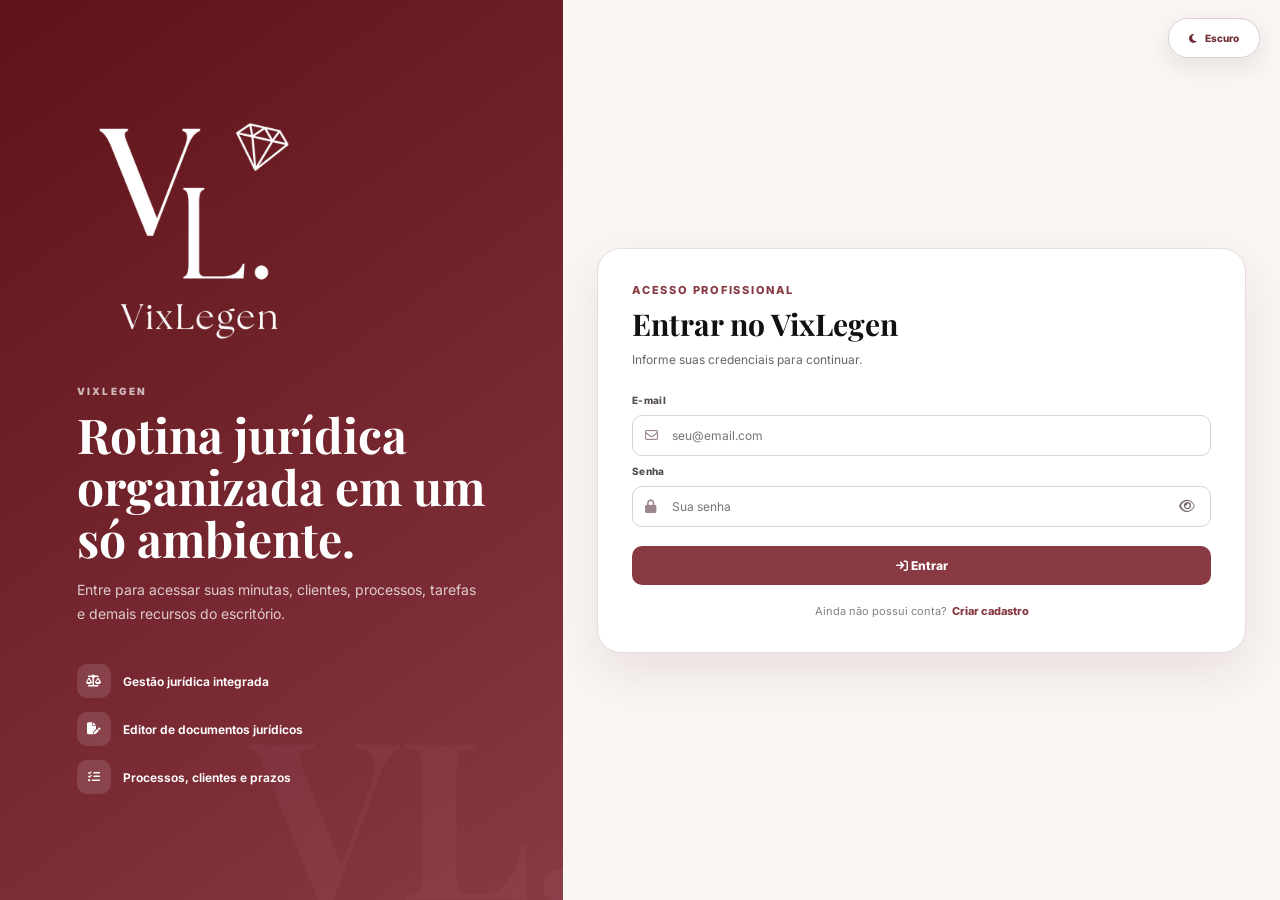
<file: index.html>
<!DOCTYPE html>
<html lang="pt-PT">
<head>
    <meta charset="UTF-8">
    <meta name="viewport" content="width=device-width, initial-scale=1.0">
    <title>VixLegen - Sistema Integrado</title>
    <link rel="stylesheet" href="style.css">
    <link rel="stylesheet" href="https://cdnjs.cloudflare.com/ajax/libs/font-awesome/6.4.0/css/all.min.css">
    <link href="https://fonts.googleapis.com/css2?family=Playfair+Display:wght@400;600;700&family=Inter:wght@400;500;600;700;800;900&family=Times+New+Roman&family=Georgia&display=swap" rel="stylesheet">
    <link rel="stylesheet" href="chat-v7.css">
</head>
<body>

    <!-- AUTENTICAÇÃO: LOGIN E CADASTRO -->
    <section class="auth-shell" id="authShell">
        <button id="btnTemaAuth" class="auth-theme-toggle" type="button" aria-label="Alternar tema">
            <i class="fa-solid fa-moon" id="iconeTemaAuth"></i>
            <span>Tema</span>
        </button>
        <div class="auth-brand-panel">
            <div class="auth-brand-mark"><img src="./img/LogoVL_WHITE.png" alt="VixLegen" class="brand-logo brand-logo-auth"></div>
            <span class="auth-eyebrow">VIXLEGEN</span>
            <h2>Rotina jurídica organizada em um só ambiente.</h2>
            <p>Entre para acessar suas minutas, clientes, processos, tarefas e demais recursos do escritório.</p>
            <div class="auth-brand-features">
                <div><i class="fa-solid fa-scale-balanced"></i><span>Gestão jurídica integrada</span></div>
                <div><i class="fa-solid fa-file-pen"></i><span>Editor de documentos jurídicos</span></div>
                <div><i class="fa-solid fa-list-check"></i><span>Processos, clientes e prazos</span></div>
            </div>
        </div>
        <div class="auth-form-panel">
            <div class="auth-card active" id="authLoginCard">
                <div class="auth-card-header">
                    <span class="section-eyebrow">ACESSO PROFISSIONAL</span>
                    <h2>Entrar no VixLegen</h2>
                    <p>Informe suas credenciais para continuar.</p>
                </div>
                <form id="formLogin" class="auth-form">
                    <label for="loginEmail">E-mail</label>
                    <div class="auth-input-wrap"><i class="fa-regular fa-envelope"></i><input type="email" id="loginEmail" autocomplete="email" placeholder="seu@email.com" required></div>
                    <label for="loginSenha">Senha</label>
                    <div class="auth-input-wrap password-input-wrap"><i class="fa-solid fa-lock"></i><input type="password" id="loginSenha" autocomplete="current-password" placeholder="Sua senha" required><button type="button" class="password-visibility-toggle" data-password-target="loginSenha" aria-label="Mostrar senha" title="Mostrar senha" aria-pressed="false"><i class="fa-regular fa-eye" aria-hidden="true"></i></button></div>
                    <p class="auth-error" id="loginErro" hidden></p>
                    <button class="auth-submit" type="submit"><i class="fa-solid fa-arrow-right-to-bracket"></i> Entrar</button>
                </form>
                <div class="auth-switch"><span>Ainda não possui conta?</span><button type="button" id="btnIrCadastro">Criar cadastro</button></div>
            </div>
            <div class="auth-card" id="authCadastroCard">
                <div class="auth-card-header compact">
                    <span class="section-eyebrow">NOVO PROFISSIONAL</span>
                    <h2>Criar conta</h2>
                    <p>Cadastre os dados profissionais exigidos pelo sistema.</p>
                </div>
                <form id="formCadastro" class="auth-form auth-form-grid">
                    <div class="auth-field"><label for="cadPrimeiroNome">Primeiro nome</label><input type="text" id="cadPrimeiroNome" required></div>
                    <div class="auth-field"><label for="cadUltimoNome">Último nome</label><input type="text" id="cadUltimoNome" required></div>
                    <div class="auth-field wide"><label for="cadEmail">E-mail</label><input type="email" id="cadEmail" required></div>
                    <div class="auth-field"><label for="cadSenha">Senha</label><div class="password-input-wrap"><input type="password" id="cadSenha" autocomplete="new-password" minlength="8" required><button type="button" class="password-visibility-toggle" data-password-target="cadSenha" aria-label="Mostrar senha" title="Mostrar senha" aria-pressed="false"><i class="fa-regular fa-eye" aria-hidden="true"></i></button></div></div>
                    <div class="auth-field"><label for="cadTelefone">Telefone</label><input type="text" id="cadTelefone" required></div>
                    <div class="auth-field"><label for="cadCpf">CPF</label><input type="text" id="cadCpf" required></div>
                    <div class="auth-field"><label for="cadRg">RG</label><input type="text" id="cadRg" required></div>
                    <div class="auth-field"><label for="cadNumeroOab">Número OAB</label><input type="text" id="cadNumeroOab" required></div>
                    <div class="auth-field"><label for="cadDataNascimento">Data de nascimento</label><input type="date" id="cadDataNascimento" required></div>
                    <div class="auth-field wide"><label for="cadEmpresa">Empresa</label><input type="text" id="cadEmpresa" required></div>
                    <div class="auth-field"><label for="cadCep">CEP</label><input type="text" id="cadCep" required></div>
                    <div class="auth-field"><label for="cadEstado">Estado (UF)</label><select id="cadEstado" required><option value="">Selecione a UF</option><option value="AC">Acre (AC)</option><option value="AL">Alagoas (AL)</option><option value="AP">Amapá (AP)</option><option value="AM">Amazonas (AM)</option><option value="BA">Bahia (BA)</option><option value="CE">Ceará (CE)</option><option value="DF">Distrito Federal (DF)</option><option value="ES">Espírito Santo (ES)</option><option value="GO">Goiás (GO)</option><option value="MA">Maranhão (MA)</option><option value="MT">Mato Grosso (MT)</option><option value="MS">Mato Grosso do Sul (MS)</option><option value="MG">Minas Gerais (MG)</option><option value="PA">Pará (PA)</option><option value="PB">Paraíba (PB)</option><option value="PR">Paraná (PR)</option><option value="PE">Pernambuco (PE)</option><option value="PI">Piauí (PI)</option><option value="RJ">Rio de Janeiro (RJ)</option><option value="RN">Rio Grande do Norte (RN)</option><option value="RS">Rio Grande do Sul (RS)</option><option value="RO">Rondônia (RO)</option><option value="RR">Roraima (RR)</option><option value="SC">Santa Catarina (SC)</option><option value="SP">São Paulo (SP)</option><option value="SE">Sergipe (SE)</option><option value="TO">Tocantins (TO)</option></select></div>
                    <div class="auth-field wide"><label for="cadCidade">Cidade</label><input type="text" id="cadCidade" required></div>
                    <p class="auth-error wide" id="cadastroErro" hidden></p>
                    <button class="auth-submit wide" type="submit"><i class="fa-solid fa-user-plus"></i> Criar conta</button>
                </form>
                <div class="auth-switch"><span>Já possui uma conta?</span><button type="button" id="btnIrLogin">Voltar ao login</button></div>
            </div>
        </div>
    </section>

    <div class="layout-container auth-hidden" id="appLayout">
        <!-- BARRA LATERAL (SIDEBAR) -->
        <aside class="sidebar" id="minhaSidebar">
            <nav class="nav-icons">
                <div class="icon-btn active" data-target="sec-home" data-tooltip="Início">
                    <i class="fa-solid fa-house"></i>
                </div>
                <div class="icon-btn" data-target="sec-editor" data-tooltip="Editor de Minutas">
                    <i class="fa-solid fa-pen"></i>
                </div>
                <div class="icon-btn" data-target="sec-processos" data-tooltip="Processos Jurídicos">
                    <i class="fa-solid fa-scale-balanced"></i>
                </div>
                <div class="icon-btn" data-target="sec-clientes" data-tooltip="Clientes">
                    <i class="fa-solid fa-user-group"></i>
                </div>
                <div class="icon-btn" data-target="sec-tarefas" data-tooltip="Tarefas e Kanban">
                    <i class="fa-solid fa-border-all"></i>
                </div>
                <div class="icon-btn" data-target="sec-notificacoes" data-tooltip="Notificações">
                    <i class="fa-solid fa-bell"></i>
                    <span class="badge-count" id="badgeNotifCount">0</span>
                </div>
                <div class="icon-btn" data-target="sec-ia" data-tooltip="Assistente IA">
                    <i class="fa-solid fa-robot"></i>
                </div>
                <div class="icon-btn" data-target="sec-empresa" data-tooltip="Empresa">
                    <i class="fa-regular fa-building"></i>
                </div>
                <div class="icon-btn" data-target="sec-perfil" data-tooltip="Perfil">
                    <i class="fa-solid fa-user"></i>
                </div>
                <div class="icon-btn" id="btnTema" data-tooltip="Alternar tema" role="button" tabindex="0">
                    <i class="fa-solid fa-moon" id="iconeTema"></i>
                </div>
                <div class="icon-btn" id="btnSair" data-tooltip="Sair da sessão">
                    <i class="fa-solid fa-arrow-right-from-bracket"></i>
                </div>
            </nav>

            <div class="logo">
                <img src="./img/LogoVL_WHITE.png" alt="VixLegen" class="brand-logo brand-logo-sidebar">
            </div>
        </aside>

        <!-- ÁREA PRINCIPAL -->
        <main class="main-content">
            <button id="btnToggle" class="toggle-btn" title="Alternar Menu">
                <i class="fa-solid fa-bars"></i>
            </button>

            <!-- TELA INICIAL -->
            <section id="sec-home" class="app-section active">
                <div class="home-page">
                    <header class="home-hero">
                        <div>
                            <span class="section-eyebrow">PAINEL VIXLEGEN</span>
                            <h1>Seu escritório em um só lugar.</h1>
                            <p>Continue de onde parou, acompanhe processos, tarefas e avisos sem cair direto no editor.</p>
                        </div>
                        <img src="./img/LogoVL_RED.png" alt="VixLegen" class="home-logo">
                    </header>

                    <div class="home-stats">
                        <button class="home-stat-card" type="button" data-go-section="sec-processos">
                            <i class="fa-solid fa-scale-balanced"></i>
                            <div><span>Processos</span><strong id="homeProcessosCount">0</strong></div>
                        </button>
                        <button class="home-stat-card" type="button" data-go-section="sec-clientes">
                            <i class="fa-solid fa-user-group"></i>
                            <div><span>Clientes</span><strong id="homeClientesCount">0</strong></div>
                        </button>
                        <button class="home-stat-card" type="button" data-go-section="sec-tarefas">
                            <i class="fa-solid fa-list-check"></i>
                            <div><span>Tarefas abertas</span><strong id="homeTarefasCount">0</strong></div>
                        </button>
                        <button class="home-stat-card" type="button" data-go-section="sec-notificacoes">
                            <i class="fa-regular fa-bell"></i>
                            <div><span>Não lidas</span><strong id="homeNotifCount">0</strong></div>
                        </button>
                    </div>

                    <div class="home-grid">
                        <section class="home-panel">
                            <div class="home-panel-head">
                                <div><span class="panel-kicker">ATALHOS</span><h2>Acesso rápido</h2></div>
                            </div>
                            <div class="home-shortcuts">
                                <button type="button" data-go-section="sec-editor"><i class="fa-solid fa-file-pen"></i><span>Nova minuta</span></button>
                                <button type="button" data-go-section="sec-processos"><i class="fa-solid fa-folder-open"></i><span>Abrir processos</span></button>
                                <button type="button" data-go-section="sec-tarefas"><i class="fa-solid fa-border-all"></i><span>Ver Kanban</span></button>
                                <button type="button" data-go-section="sec-ia"><i class="fa-solid fa-robot"></i><span>Assistente IA</span></button>
                            </div>
                        </section>

                        <section class="home-panel">
                            <div class="home-panel-head">
                                <div><span class="panel-kicker">ATIVIDADE</span><h2>Últimos avisos</h2></div>
                                <button type="button" class="entity-link-action" data-go-section="sec-notificacoes">Ver tudo</button>
                            </div>
                            <div id="homeNotificationsPreview" class="home-notifications-preview">
                                <div class="home-empty">Nenhuma notificação carregada.</div>
                            </div>
                        </section>
                    </div>
                </div>
            </section>

            <!-- SEÇÃO 1: EDITOR JURÍDICO INTEGRADO -->
            <section id="sec-editor" class="app-section" style="display: none;">
                <div class="editor-wrapper">
                    <!-- BARRA DE FERRAMENTAS SUPERIOR -->
                    <div class="editor-toolbar">
                        <!-- Desfazer / Refazer -->
                        <div class="toolbar-group">
                            <button class="tool-btn" id="btnUndo" title="Desfazer (Ctrl+Z)"><i class="fa-solid fa-rotate-left"></i></button>
                            <button class="tool-btn" id="btnRedo" title="Refazer (Ctrl+Y)"><i class="fa-solid fa-rotate-right"></i></button>
                        </div>

                        <!-- Estilos e Fontes -->
                        <div class="toolbar-group">
                            <select id="fontFamilySelect" class="tool-select" title="Fonte do Documento">
                                <option value="'Times New Roman', serif" selected>Times New Roman</option>
                                <option value="Arial, sans-serif">Arial</option>
                                <option value="Georgia, serif">Georgia</option>
                                <option value="'Courier New', monospace">Courier New</option>
                            </select>
                            <select id="fontSizeSelect" class="tool-select" title="Tamanho da Fonte">
                                <option value="1">10pt</option>
                                <option value="2">11pt</option>
                                <option value="3" selected>12pt</option>
                                <option value="4">14pt</option>
                                <option value="5">18pt</option>
                            </select>
                        </div>

                        <!-- Formatação de Texto -->
                        <div class="toolbar-group">
                            <button class="tool-btn" id="btnBold" title="Negrito (Ctrl+B)"><i class="fa-solid fa-bold"></i></button>
                            <button class="tool-btn" id="btnItalic" title="Itálico (Ctrl+I)"><i class="fa-solid fa-italic"></i></button>
                            <button class="tool-btn" id="btnUnderline" title="Sublinhado (Ctrl+U)"><i class="fa-solid fa-underline"></i></button>
                            <button class="tool-btn" id="btnStrike" title="Tachado"><i class="fa-solid fa-strikethrough"></i></button>
                            <div class="color-picker-wrapper" title="Cor do Texto">
                                <i class="fa-solid fa-font"></i>
                                <input type="color" id="textColorPicker" value="#000000">
                            </div>
                        </div>

                        <!-- Alinhamento -->
                        <div class="toolbar-group">
                            <button class="tool-btn" id="btnAlignLeft" title="Alinhar à Esquerda"><i class="fa-solid fa-align-left"></i></button>
                            <button class="tool-btn" id="btnAlignCenter" title="Centralizar"><i class="fa-solid fa-align-center"></i></button>
                            <button class="tool-btn" id="btnAlignRight" title="Alinhar à Direita"><i class="fa-solid fa-align-right"></i></button>
                            <button class="tool-btn active" id="btnAlignJustify" title="Justificar"><i class="fa-solid fa-align-justify"></i></button>
                        </div>

                        <!-- Listas e Espaçamento -->
                        <div class="toolbar-group">
                            <button class="tool-btn" id="btnUnorderedList" title="Lista com Marcadores"><i class="fa-solid fa-list-ul"></i></button>
                            <button class="tool-btn" id="btnOrderedList" title="Lista Numerada"><i class="fa-solid fa-list-ol"></i></button>
                            <select id="lineSpacingSelect" class="tool-select" title="Espaçamento entre Linhas">
                                <option value="1">Linha 1.0</option>
                                <option value="1.5" selected>Linha 1.5</option>
                                <option value="2">Linha 2.0</option>
                            </select>
                        </div>

                        <!-- Recursos Jurídicos Especiais -->
                        <div class="toolbar-group">
                            <button class="tool-btn legal-tool" id="btnLegalQuote" title="Recuo Citação Jurisprudência (4cm)"><i class="fa-solid fa-indent"></i> Citação</button>
                            <button class="tool-btn legal-tool" id="btnFootnote" title="Inserir Nota de Rodapé"><i class="fa-solid fa-asterisk"></i> Rodapé</button>
                            <button class="tool-btn legal-tool" id="btnInsertLink" title="Inserir Link / Jurisprudência"><i class="fa-solid fa-link"></i> Link</button>
                            
                            <div class="dropdown-templates">
                                <button class="tool-btn legal-tool dropdown-trigger"><i class="fa-solid fa-file-signature"></i> Modelos <i class="fa-solid fa-caret-down"></i></button>
                                <div class="dropdown-menu">
                                    <a href="#" class="btn-template" data-template="peticao">Petição Inicial</a>
                                    <a href="#" class="btn-template" data-template="contestacao">Contestação</a>
                                    <a href="#" class="btn-template" data-template="procuracao">Procuração Ad Judicia</a>
                                </div>
                            </div>
                        </div>

                        <!-- Título e Ações -->
                        <div class="toolbar-right">
                            <select id="selectMinutaProcesso" class="doc-context-select" title="Processo vinculado"><option value="">Processo...</option></select>
                            <select id="selectMinutaCategoria" class="doc-context-select" title="Categoria do documento"><option value="">Categoria...</option></select>
                            <input type="text" id="docTitle" class="doc-title-input" value="PeticaoInicial" placeholder="Nome do documento...">
                            <button class="tool-action-btn" id="btnSalvarMinuta"><i class="fa-solid fa-floppy-disk"></i> Guardar</button>
                            <button class="tool-action-btn pdf-btn" id="btnExportPDF"><i class="fa-solid fa-file-pdf"></i> Exportar PDF</button>
                        </div>
                    </div>

                    <!-- CONTAINER DA FOLHA A4 -->
                    <div class="document-container" id="documentContainer">
                        <!-- Régua do Topo -->
                        <div class="ruler">
                            <div class="ruler-ticks"></div>
                        </div>

                        <!-- FOLHA A4 EDITÁVEL -->
                        <div class="paper-page" contenteditable="true" id="paperEditor" spellcheck="true">
                            <h2 style="text-align: center; font-weight: bold; margin-bottom: 25px;">EXCELENTÍSSIMO SENHOR DOUTOR JUIZ DE DIREITO DA 2ª VARA CÍVEL DA COMARCA DE SÃO PAULO - SP</h2>
                            
                            <p style="margin-bottom: 18px;"><strong>PROCESSO Nº:</strong> 0001234-88.2026.8.26.0100</p>
                            <p style="margin-bottom: 18px;"><strong>REQUERENTE:</strong> COMPANYJUS SERVIÇOS DE TECNOLOGIA LTDA.</p>
                            <p style="margin-bottom: 25px;"><strong>REQUERIDO:</strong> ASSOCIADOS E DEMAIS PARTES</p>
                            
                            <p style="text-align: center; font-weight: bold; margin-bottom: 25px; text-transform: uppercase;">AÇÃO DE COBRANÇA C/C INDENIZAÇÃO POR DANOS MORAIS</p>
                            
                            <p style="margin-bottom: 18px;"><strong>COMPANYJUS SERVIÇOS DE TECNOLOGIA LTDA.</strong>, pessoa jurídica de direito privado, inscrita no CNPJ sob o nº 45.678.910/0001-23, com sede na Av. das Nações Unidas, 12901, Cj. 801, Brooklin, São Paulo - SP, por seu advogado infra-assinado, vem, respeitosamente, à presença de Vossa Excelência, propor a presente ação com fulcro na legislação vigente.</p>
                            
                            <h3 style="font-weight: bold; margin-top: 25px; margin-bottom: 15px;">I. DOS FATOS</h3>
                            <p style="margin-bottom: 18px;">A Requerente celebrou contrato de prestação de serviços técnicos jurídicos com a parte Requerida, comprometendo-se a fornecer soluções avançadas de auditoria contratual e inteligência jurídica.</p>

                            <!-- Bloco de Citação Jurisprudencial -->
                            <blockquote class="legal-quote" style="margin-left: 4cm; font-size: 10pt; line-height: 1.2; margin-top: 15px; margin-bottom: 15px; font-style: italic; border-left: 3px solid #883942; padding-left: 10px;">
                                "O inadimplemento da obrigação, positiva e líquida, no seu termo, constitui de pleno direito em mora o devedor. Cabível a reparação integral dos prejuízos causados comprovadamente no âmbito das relações contratuais executadas." (STJ - REsp 1.234.567/SP)
                            </blockquote>

                            <h3 style="font-weight: bold; margin-top: 25px; margin-bottom: 15px;">II. DO DIREITO</h3>
                            <p style="margin-bottom: 18px;">O direito do Requerente encontra respaldo no Código Civil Brasileiro, bem como na sólida jurisprudência dos Tribunais Superiores, restando inequívoca a obrigação de reparação dos prejuízos suportados.</p>

                            <h3 style="font-weight: bold; margin-top: 25px; margin-bottom: 15px;">III. DOS PEDIDOS</h3>
                            <p style="margin-bottom: 10px;">Diante do exposto, requer a Vossa Excelência:</p>
                            <ol style="margin-left: 20px; margin-bottom: 25px;">
                                <li style="margin-bottom: 8px;">A citação da parte Requerida para, querendo, apresentar contestação no prazo legal;</li>
                                <li style="margin-bottom: 8px;">A procedência total dos pedidos formulados na inicial, condenando o Requerido ao pagamento dos valores corrigidos;</li>
                                <li style="margin-bottom: 8px;">A condenação em custas processuais e honorários advocatícios sucumbenciais.</li>
                            </ol>

                            <p style="text-align: right; margin-top: 40px;">Nestes termos,<br>Pede deferimento.</p>
                            <p style="text-align: right; margin-top: 20px;">São Paulo - SP, 25 de Setembro de 2026.<br><br><strong>Dr. Mário Silva</strong><br>OAB/SP 123.456</p>
                        </div>

                        <!-- Rodapé de Métricas do Documento -->
                        <div class="editor-footer-metrics">
                            <span id="wordCount">Palavras: 0</span>
                            <span id="charCount">Carateres: 0</span>
                            <span id="pageCount">Página 1 de 1</span>
                            <span style="color: #2ecc71;"><i class="fa-solid fa-cloud-arrow-up"></i> Alterações Guardadas</span>
                        </div>
                    </div>
                </div>
            </section>

            <!-- SEÇÃO: PROCESSOS -->
            <section id="sec-processos" class="app-section" style="display: none;">
                <div class="records-page">
                    <header class="records-header">
                        <div><span class="section-eyebrow">GESTÃO PROCESSUAL</span><h1 class="page-title">Processos</h1><p>Acompanhe os processos jurídicos cadastrados e consulte seus dados principais.</p></div>
                        <button id="btnNovoProcesso" class="add-btn" type="button"><i class="fa-solid fa-plus"></i> Novo Processo</button>
                    </header>
                    <div class="records-toolbar">
                        <div class="records-search"><i class="fa-solid fa-magnifying-glass"></i><input id="buscaProcessos" type="search" placeholder="Buscar por número, cliente, tribunal ou comarca..."></div>
                        <select id="filtroStatusProcesso" class="records-filter"><option value="">Todos os status</option><option value="EM_ANDAMENTO">Em andamento</option><option value="SUSPENSO">Suspenso</option><option value="ENCERRADO">Encerrado</option><option value="AGUARDANDO_DECISAO">Aguardando decisão</option></select>
                    </div>
                    <div class="records-card">
                        <div class="records-table-wrap"><table class="records-table"><thead><tr><th>Processo</th><th>Cliente</th><th>Tribunal</th><th>Comarca</th><th>Status</th><th>Abertura</th><th>Ações</th></tr></thead><tbody id="processosTableBody"><tr class="records-placeholder"><td colspan="7">Carregando processos...</td></tr></tbody></table></div>
                        <div class="records-footer"><span id="processosCount">0 processos</span><span>Dados fornecidos pelo backend VixLegen</span></div>
                    </div>
                </div>
            </section>

            <!-- SEÇÃO: CLIENTES -->
            <section id="sec-clientes" class="app-section" style="display: none;">
                <div class="records-page">
                    <header class="records-header">
                        <div><span class="section-eyebrow">CARTEIRA DO ESCRITÓRIO</span><h1 class="page-title">Clientes</h1><p>Cadastre e consulte pessoas físicas ou jurídicas vinculadas aos processos.</p></div>
                        <button id="btnNovoCliente" class="add-btn" type="button"><i class="fa-solid fa-user-plus"></i> Novo Cliente</button>
                    </header>
                    <div class="records-toolbar"><div class="records-search"><i class="fa-solid fa-magnifying-glass"></i><input id="buscaClientes" type="search" placeholder="Buscar por nome, CPF/CNPJ, e-mail ou telefone..."></div></div>
                    <div class="records-card">
                        <div class="records-table-wrap"><table class="records-table"><thead><tr><th>Cliente</th><th>Documento</th><th>E-mail</th><th>Telefone</th><th>Ações</th></tr></thead><tbody id="clientesTableBody"><tr class="records-placeholder"><td colspan="5">Carregando clientes...</td></tr></tbody></table></div>
                        <div class="records-footer"><span id="clientesCount">0 clientes</span><span>Cliente é administrado pelo advogado e não possui login.</span></div>
                    </div>
                </div>
            </section>

            <!-- SEÇÃO 2: QUADRO KANBAN -->
            <section id="sec-tarefas" class="app-section" style="display: none;">
                <div class="kanban-page">
                    <header class="records-header kanban-header">
                        <div>
                            <span class="section-eyebrow">ORGANIZAÇÃO DE DEMANDAS</span>
                            <h1 class="page-title">Tarefas</h1>
                            <p>Arraste os cards entre as colunas, edite detalhes e acompanhe prioridades.</p>
                        </div>
                        <button id="btnNovaTarefa" class="add-btn" type="button">
                            <i class="fa-solid fa-plus"></i> Novo Card
                        </button>
                    </header>

                    <div class="kanban-toolbar">
                        <div class="records-search">
                            <i class="fa-solid fa-magnifying-glass"></i>
                            <input id="buscaTarefas" type="search" placeholder="Buscar tarefa, processo ou descrição...">
                        </div>
                        <select id="filtroPrioridadeTarefa" class="records-filter">
                            <option value="">Todas as prioridades</option>
                            <option value="URGENTE">Urgente</option>
                            <option value="ALTA">Alta</option>
                            <option value="MEDIA">Média</option>
                            <option value="BAIXA">Baixa</option>
                        </select>
                    </div>

                    <div class="kanban-board" id="kanbanBoard">
                        <section class="kanban-column" data-status="PENDENTE">
                            <header class="kanban-column-header">
                                <div><span class="kanban-dot pending"></span><h2>A Fazer</h2></div>
                                <span class="kanban-count" id="countPendente">0</span>
                            </header>
                            <div class="cards-container kanban-dropzone" id="kanbanPendente" data-status="PENDENTE"></div>
                        </section>

                        <section class="kanban-column" data-status="EM_ANDAMENTO">
                            <header class="kanban-column-header">
                                <div><span class="kanban-dot progress"></span><h2>Em Progresso</h2></div>
                                <span class="kanban-count" id="countAndamento">0</span>
                            </header>
                            <div class="cards-container kanban-dropzone" id="kanbanAndamento" data-status="EM_ANDAMENTO"></div>
                        </section>

                        <section class="kanban-column" data-status="CONCLUIDA">
                            <header class="kanban-column-header">
                                <div><span class="kanban-dot done"></span><h2>Feito</h2></div>
                                <span class="kanban-count" id="countConcluida">0</span>
                            </header>
                            <div class="cards-container kanban-dropzone" id="kanbanConcluida" data-status="CONCLUIDA"></div>
                        </section>
                    </div>
                </div>
            </section>

            <!-- SEÇÃO 3: NOTIFICAÇÕES -->
            <section id="sec-notificacoes" class="app-section" style="display: none;">
                <div class="notifications-page">
                    <header class="notifications-header">
                        <div>
                            <span class="section-eyebrow">CENTRAL OPERACIONAL</span>
                            <h1 class="page-title notifications-title">Notificações</h1>
                            <p class="notifications-subtitle">Alertas automáticos de tarefas e processos: 7, 3 e 1 dia antes, no vencimento e após o prazo. Confira as datas cadastradas.</p>
                        </div>
                        <button class="notif-read-all" id="btnMarcarTodasLidas" type="button">
                            <i class="fa-solid fa-check-double"></i>
                            Marcar todas como lidas
                        </button>
                    </header>

                    <div class="notifications-summary">
                        <div class="summary-item">
                            <span class="summary-label">Não lidas</span>
                            <strong id="notifUnreadCount">0</strong>
                        </div>
                        <div class="summary-divider"></div>
                        <div class="summary-item">
                            <span class="summary-label">Total</span>
                            <strong id="notifTotalCount">0</strong>
                        </div>
                        <div class="summary-divider"></div>
                        <div class="summary-item">
                            <span class="summary-label">Hoje</span>
                            <strong id="notifTodayCount">0</strong>
                        </div>
                    </div>

                    <div class="notifications-toolbar" aria-label="Filtros de notificações">
                        <button class="notif-filter active" type="button" data-filter="all">Todas</button>
                        <button class="notif-filter" type="button" data-filter="prazo">Prazos</button>
                        <button class="notif-filter" type="button" data-filter="tarefa">Tarefas</button>
                        <button class="notif-filter" type="button" data-filter="processo">Processos</button>
                        <button class="notif-filter" type="button" data-filter="nao-lidas">Não lidas</button>
                        <button class="notif-filter" type="button" data-filter="PENDENTE">Pendentes</button>
                        <button class="notif-filter" type="button" data-filter="ENVIADA">Enviadas</button>
                        <button class="notif-filter" type="button" data-filter="CANCELADA">Canceladas</button>
                    </div>

                    <div class="notifications-container" id="notificationsList">
                        <div class="notifications-empty">
                            <i class="fa-regular fa-bell"></i>
                            <strong>Carregando notificações...</strong>
                            <span>Aguarde um instante.</span>
                        </div>
                    </div>
                </div>
            </section>

            <!-- SEÇÃO 4: EMPRESA (COMPANYJUS) -->
            <section id="sec-empresa" class="app-section" style="display: none;">
                <div class="entity-page company-page">
                    <header class="entity-page-header">
                        <div>
                            <span class="section-eyebrow">ORGANIZAÇÃO VINCULADA</span>
                            <h1 class="page-title entity-title">Empresa</h1>
                            <p>Informações da organização informada no seu cadastro profissional.</p>
                        </div>
                        <button id="btnVerMaisEmpresa" class="entity-primary-action" type="button">
                            <i class="fa-regular fa-eye"></i> Ver mais
                        </button>
                    </header>

                    <div class="company-overview-card">
                        <div class="company-overview-main">
                            <div class="company-mark" aria-hidden="true">
                                <i class="fa-solid fa-building-columns"></i>
                            </div>
                            <div class="company-heading">
                                <div class="entity-status"><span></span> Empresa vinculada ao perfil</div>
                                <h2 id="displayNomeEmpresa">Carregando...</h2>
                                <p id="fieldRazao">Dados provenientes do cadastro do profissional.</p>
                            </div>
                        </div>
                        <div class="company-registration">
                            <span>Responsável</span>
                            <strong id="fieldEmpresaResponsavel">—</strong>
                        </div>
                    </div>

                    <div class="entity-content-grid company-content-grid">
                        <section class="entity-panel">
                            <div class="entity-panel-heading">
                                <div>
                                    <span class="panel-kicker">CONTATO</span>
                                    <h3>Contato vinculado</h3>
                                </div>
                                <i class="fa-regular fa-address-card"></i>
                            </div>
                            <div class="entity-detail-list">
                                <div class="entity-detail-row">
                                    <div class="detail-icon"><i class="fa-regular fa-envelope"></i></div>
                                    <div>
                                        <span>E-mail do responsável</span>
                                        <strong id="fieldEmail">—</strong>
                                    </div>
                                </div>
                                <div class="entity-detail-row">
                                    <div class="detail-icon"><i class="fa-solid fa-phone"></i></div>
                                    <div>
                                        <span>Telefone</span>
                                        <strong id="fieldTelefone">—</strong>
                                    </div>
                                </div>
                            </div>
                        </section>

                        <section class="entity-panel">
                            <div class="entity-panel-heading">
                                <div>
                                    <span class="panel-kicker">LOCALIZAÇÃO</span>
                                    <h3>Localização cadastrada</h3>
                                </div>
                                <i class="fa-regular fa-map"></i>
                            </div>
                            <div class="company-address-block">
                                <i class="fa-solid fa-location-dot"></i>
                                <p id="fieldEndereco">—</p>
                            </div>
                        </section>
                    </div>

                    <div class="entity-footer-strip">
                        <div>
                            <i class="fa-solid fa-circle-info"></i>
                            <span>O backend atual armazena o nome da empresa no cadastro do usuário; CNPJ e endereço completo ainda não fazem parte desse modelo.</span>
                        </div>
                        <button class="entity-link-action" type="button" data-go-section="sec-perfil">
                            Ver perfil profissional <i class="fa-solid fa-arrow-right"></i>
                        </button>
                    </div>
                </div>
            </section>

            <!-- SEÇÃO 5: ASSISTENTE IA -->
            <section id="sec-ia" class="app-section" style="display: none;">
                <div class="ai-page">
                    <header class="records-header">
                        <div>
                            <span class="section-eyebrow">ASSISTENTE JURÍDICO</span>
                            <h1 class="page-title">IA VixLegen</h1>
                            <p>Converse com a IA local e consulte a base jurídica com referências documentais.</p>
                        </div>
                    </header>
                    <div class="ai-workspace">
                        <aside class="ai-context-panel">
                            <span class="panel-kicker">CONVERSAS</span>
                            <h2>Suas conversas</h2>
                            <div class="v7-sidebar-actions">
                                <button id="v7New" type="button"><i class="fa-solid fa-plus" aria-hidden="true"></i> Nova conversa</button>
                                <button id="v7Health" type="button"><i class="fa-solid fa-signal" aria-hidden="true"></i> Verificar conexão</button>
                                <button id="v7Close" type="button"><i class="fa-regular fa-trash-can" aria-hidden="true"></i> Encerrar conversa</button>
                            </div>
                            <div id="v7Conversations" aria-label="Conversas abertas"></div>
                            <p class="v7-privacy">Histórico temporário nesta aba. Sessões expiram após inatividade. Não envie dados sigilosos. Anexos de processos e documentos privados ainda não estão habilitados na IA.</p>
                        </aside>
                        <div class="chat-box ai-chat-box">
                            <div class="v7-header"><strong id="v7Title">Nova conversa</strong><span id="v7Status" role="status" aria-live="polite"></span></div>
                            <div class="chat-messages" id="chatMessages" role="log" aria-label="Mensagens"></div>
                            <div class="ai-composer">
                                <div class="chat-input-area">
                                    <textarea id="chatInput" rows="2" maxlength="4000" aria-label="Mensagem para a IA" placeholder="Pergunte sobre a Constituição Federal..."></textarea>
                                    <button id="btnEnviarChat" class="add-btn" type="button" aria-label="Enviar mensagem"><i class="fa-solid fa-paper-plane" aria-hidden="true"></i></button>
                                </div>
                            </div>
                        </div>
                    </div>
                </div>
            </section>

            <!-- SEÇÃO 6: PERFIL -->
            <section id="sec-perfil" class="app-section" style="display: none;">
                <div class="entity-page profile-page">
                    <header class="entity-page-header">
                        <div>
                            <span class="section-eyebrow">CONTA PROFISSIONAL</span>
                            <h1 class="page-title entity-title">Perfil profissional</h1>
                            <p>Informações reais do usuário autenticado no VixLegen.</p>
                        </div>
                        <button id="btnVerMaisPerfil" class="entity-primary-action" type="button">
                            <i class="fa-regular fa-eye"></i> Ver mais
                        </button>
                    </header>

                    <div class="profile-hero-card">
                        <div class="profile-photo-block">
                            <div class="profile-avatar-large" id="perfilAvatar">
                                <img id="perfilFoto" alt="Foto de perfil do usuário" hidden>
                                <span id="perfilIniciais">VL</span>
                            </div>
                            <input type="file" id="perfilFotoArquivo" accept="image/jpeg,image/png,image/webp" hidden>
                            <button type="button" id="btnTrocarFotoPerfil" class="profile-photo-action"><i class="fa-solid fa-camera"></i> Alterar foto</button>
                            <button type="button" id="btnRemoverFotoPerfil" class="profile-photo-remove" hidden>Remover foto</button>
                            <span class="profile-photo-info" id="perfilFotoFeedback" role="status" aria-live="polite"></span>
                        </div>
                        <div class="profile-identity">
                            <div class="entity-status"><span></span> Perfil ativo</div>
                            <h2 id="perfilNome">Carregando...</h2>
                            <p id="perfilCategoria">Profissional VixLegen</p>
                            <div class="profile-tags">
                                <span><i class="fa-solid fa-scale-balanced"></i> <span id="perfilOab">OAB —</span></span>
                                <span><i class="fa-solid fa-building"></i> <span id="perfilEmpresaTag">Empresa —</span></span>
                            </div>
                        </div>
                        <div class="profile-company-link">
                            <span>Empresa vinculada</span>
                            <strong id="perfilEmpresa">—</strong>
                            <button type="button" data-go-section="sec-empresa">Abrir empresa <i class="fa-solid fa-arrow-right"></i></button>
                        </div>
                    </div>

                    <div class="entity-content-grid profile-content-grid">
                        <section class="entity-panel">
                            <div class="entity-panel-heading">
                                <div>
                                    <span class="panel-kicker">IDENTIFICAÇÃO</span>
                                    <h3>Dados profissionais</h3>
                                </div>
                                <i class="fa-regular fa-id-badge"></i>
                            </div>
                            <div class="entity-detail-list">
                                <div class="entity-detail-row">
                                    <div class="detail-icon"><i class="fa-solid fa-user"></i></div>
                                    <div><span>Nome completo</span><strong id="perfilNomeCompleto">—</strong></div>
                                </div>
                                <div class="entity-detail-row">
                                    <div class="detail-icon"><i class="fa-solid fa-scale-balanced"></i></div>
                                    <div><span>Registro profissional</span><strong id="perfilRegistro">—</strong></div>
                                </div>
                                <div class="entity-detail-row">
                                    <div class="detail-icon"><i class="fa-regular fa-id-card"></i></div>
                                    <div><span>CPF</span><strong id="perfilCpf">—</strong></div>
                                </div>
                            </div>
                        </section>

                        <section class="entity-panel">
                            <div class="entity-panel-heading">
                                <div>
                                    <span class="panel-kicker">CONTATO</span>
                                    <h3>Conta e comunicação</h3>
                                </div>
                                <i class="fa-regular fa-envelope"></i>
                            </div>
                            <div class="entity-detail-list">
                                <div class="entity-detail-row">
                                    <div class="detail-icon"><i class="fa-regular fa-envelope"></i></div>
                                    <div><span>E-mail profissional</span><strong id="perfilEmail">—</strong></div>
                                </div>
                                <div class="entity-detail-row">
                                    <div class="detail-icon"><i class="fa-solid fa-phone"></i></div>
                                    <div><span>Telefone</span><strong id="perfilTelefone">—</strong></div>
                                </div>
                                <div class="entity-detail-row">
                                    <div class="detail-icon"><i class="fa-solid fa-location-dot"></i></div>
                                    <div><span>Localização</span><strong id="perfilLocalizacao">—</strong></div>
                                </div>
                            </div>
                        </section>

                        <section class="entity-panel profile-specialty-panel">
                            <div class="entity-panel-heading">
                                <div>
                                    <span class="panel-kicker">CADASTRO</span>
                                    <h3>Informações complementares</h3>
                                </div>
                                <i class="fa-solid fa-address-card"></i>
                            </div>
                            <div class="entity-detail-list">
                                <div class="entity-detail-row">
                                    <div class="detail-icon"><i class="fa-solid fa-building"></i></div>
                                    <div><span>Empresa</span><strong id="perfilEmpresaDetalhe">—</strong></div>
                                </div>
                                <div class="entity-detail-row">
                                    <div class="detail-icon"><i class="fa-regular fa-calendar"></i></div>
                                    <div><span>Data de nascimento</span><strong id="perfilNascimento">—</strong></div>
                                </div>
                            </div>
                        </section>
                    </div>

                    <div class="entity-footer-strip">
                        <div>
                            <i class="fa-solid fa-shield-halved"></i>
                            <span>Os dados exibidos nesta tela são carregados do backend após o login.</span>
                        </div>
                        <button class="entity-link-action" type="button" data-go-section="sec-empresa">
                            Abrir empresa <i class="fa-solid fa-arrow-right"></i>
                        </button>
                    </div>
                </div>
            </section>
        </main>
    </div>

    <!-- SISTEMA DE MODAIS CUSTOMIZADOS -->
    <div id="modalOverlay" class="modal-overlay">
        
        <!-- MODAL: CRIAR / EDITAR TAREFA -->
        <div id="modalNovaTarefa" class="modal-card modal-wide">
            <div class="modal-header">
                <h3 id="tituloModalTarefa"><i class="fa-solid fa-note-sticky"></i> Novo Card</h3>
                <button class="modal-close">&times;</button>
            </div>
            <div class="modal-body form-grid">
                <input type="hidden" id="tarefaIdEdicao">

                <div class="form-field wide">
                    <label>Título</label>
                    <input type="text" id="inputTituloTarefa" required placeholder="Ex: Elaborar recurso especial">
                </div>

                <div class="form-field wide">
                    <label>Descrição</label>
                    <textarea id="inputDescricaoTarefa" rows="4" placeholder="Adicione contexto, observações ou instruções..."></textarea>
                </div>

                <div class="form-field">
                    <label>Prazo</label>
                    <input type="datetime-local" id="inputPrazoTarefa" required>
                </div>

                <div class="form-field">
                    <label>Prioridade</label>
                    <select id="selectPrioridadeTarefa">
                        <option value="BAIXA">Baixa</option>
                        <option value="MEDIA" selected>Média</option>
                        <option value="ALTA">Alta</option>
                        <option value="URGENTE">Urgente</option>
                    </select>
                </div>

                <div class="form-field">
                    <label>Status</label>
                    <select id="selectStatusTarefa">
                        <option value="PENDENTE">A Fazer</option>
                        <option value="EM_ANDAMENTO">Em Progresso</option>
                        <option value="CONCLUIDA">Feito</option>
                    </select>
                </div>

                <div class="form-field">
                    <label>Processo</label>
                    <select id="selectProcessoTarefa" required>
                        <option value="">Selecione um processo</option>
                    </select>
                </div>
            </div>
            <div class="modal-footer task-modal-footer">
                <button class="modal-btn danger task-delete-hidden" id="btnExcluirTarefa" type="button">
                    <i class="fa-regular fa-trash-can"></i> Excluir
                </button>
                <div class="task-modal-actions">
                    <button class="modal-btn cancel" id="btnCancelarTarefa" type="button">Cancelar</button>
                    <button class="modal-btn confirm" id="btnConfirmarTarefa" type="button">Salvar Card</button>
                </div>
            </div>
        </div>

        <!-- MODAL 2: EDITAR EMPRESA -->
        <div id="modalEditarEmpresa" class="modal-card">
            <div class="modal-header">
                <h3><i class="fa-solid fa-pen-to-square"></i> Editar Dados da Empresa</h3>
                <button class="modal-close">&times;</button>
            </div>
            <div class="modal-body">
                <div class="form-field"><label for="inputEmailEmpresa">E-mail Corporativo</label><input type="email" id="inputEmailEmpresa" required></div>
                <div class="form-field"><label for="inputTelefoneEmpresa">Telefone</label><input type="text" id="inputTelefoneEmpresa" required></div>
                <div class="form-field"><label for="inputEnderecoEmpresa">Endereço Completo</label><textarea id="inputEnderecoEmpresa" rows="3" required></textarea></div>
            </div>
            <div class="modal-footer">
                <button class="modal-btn cancel" id="btnCancelarEmpresa">Cancelar</button>
                <button class="modal-btn confirm" id="btnSalvarEmpresa">Salvar Alterações</button>
            </div>
        </div>

        <!-- MODAL: NOVO CLIENTE -->
        <div id="modalNovoCliente" class="modal-card modal-wide">
            <div class="modal-header"><h3><i class="fa-solid fa-user-plus"></i> Cadastrar Cliente</h3><button class="modal-close">&times;</button></div>
            <div class="modal-body form-grid">
                <div class="form-field wide"><label>Nome completo</label><input type="text" id="clienteNome" required placeholder="Nome do cliente"></div>
                <div class="form-field"><label>E-mail</label><input type="email" id="clienteEmail" required placeholder="cliente@email.com"></div>
                <div class="form-field"><label>Telefone</label><input type="text" id="clienteTelefone" required placeholder="(11) 99999-9999"></div>
                <div class="form-field"><label>Tipo de documento</label><select id="clienteTipoDocumento"><option value="cpf">CPF</option><option value="cnpj">CNPJ</option></select></div>
                <div class="form-field"><label id="clienteDocumentoLabel">CPF</label><input type="text" id="clienteDocumento" required placeholder="000.000.000-00"></div>
            </div>
            <div class="modal-footer"><button class="modal-btn cancel">Cancelar</button><button class="modal-btn confirm" id="btnSalvarCliente">Salvar Cliente</button></div>
        </div>

        <!-- MODAL: NOVO PROCESSO -->
        <div id="modalNovoProcesso" class="modal-card modal-wide">
            <div class="modal-header"><h3><i class="fa-solid fa-scale-balanced"></i> Cadastrar Processo</h3><button class="modal-close">&times;</button></div>
            <div class="modal-body form-grid">
                <div class="form-field wide"><label for="processoNumero">Número CNJ do processo</label><input type="text" id="processoNumero" placeholder="0000000-00.0000.0.00.0000" maxlength="25" inputmode="numeric" required><small>Formato CNJ: NNNNNNN-DD.AAAA.J.TR.OOOO</small></div>
                <div class="form-field wide"><label for="processoCliente">Cliente</label><select id="processoCliente" required><option value="">Selecione um cliente</option></select></div>
                <div class="form-field"><label for="processoEstado">Estado (UF)</label><select id="processoEstado" required><option value="">Selecione a UF</option><option value="AC">Acre (AC)</option><option value="AL">Alagoas (AL)</option><option value="AP">Amapá (AP)</option><option value="AM">Amazonas (AM)</option><option value="BA">Bahia (BA)</option><option value="CE">Ceará (CE)</option><option value="DF">Distrito Federal (DF)</option><option value="ES">Espírito Santo (ES)</option><option value="GO">Goiás (GO)</option><option value="MA">Maranhão (MA)</option><option value="MT">Mato Grosso (MT)</option><option value="MS">Mato Grosso do Sul (MS)</option><option value="MG">Minas Gerais (MG)</option><option value="PA">Pará (PA)</option><option value="PB">Paraíba (PB)</option><option value="PR">Paraná (PR)</option><option value="PE">Pernambuco (PE)</option><option value="PI">Piauí (PI)</option><option value="RJ">Rio de Janeiro (RJ)</option><option value="RN">Rio Grande do Norte (RN)</option><option value="RS">Rio Grande do Sul (RS)</option><option value="RO">Rondônia (RO)</option><option value="RR">Roraima (RR)</option><option value="SC">Santa Catarina (SC)</option><option value="SP">São Paulo (SP)</option><option value="SE">Sergipe (SE)</option><option value="TO">Tocantins (TO)</option></select></div>
                <div class="form-field"><label for="processoComarca">Comarca</label><input type="text" id="processoComarca" list="sugestoesComarcas" autocomplete="off" placeholder="Digite a comarca oficial" required><datalist id="sugestoesComarcas"></datalist><small>Sugestões por UF; outras comarcas podem ser digitadas.</small></div>
                <div class="form-field"><label for="processoVara">Vara / unidade judiciária</label><input type="text" id="processoVara" list="sugestoesVaras" placeholder="Ex.: 2ª Vara Cível" required><datalist id="sugestoesVaras"><option value="1ª Vara Cível"><option value="2ª Vara Cível"><option value="3ª Vara Cível"><option value="1ª Vara Criminal"><option value="2ª Vara Criminal"><option value="Vara Única"><option value="Vara de Família e Sucessões"><option value="Vara da Fazenda Pública"><option value="Vara do Trabalho"><option value="Vara de Execuções Penais"><option value="Juizado Especial Cível"><option value="Juizado Especial Criminal"><option value="Vara da Infância e da Juventude"><option value="Vara Empresarial"><option value="Vara Federal"><option value="Turma Recursal"></datalist></div>
                <div class="form-field"><label for="processoTribunal">Tribunal</label><input type="text" id="processoTribunal" list="sugestoesTribunais" placeholder="Ex.: TJSP" required><datalist id="sugestoesTribunais"></datalist></div>
                <div class="form-field"><label for="processoInstancia">Instância / grau</label><select id="processoInstancia" required><option value="">Selecione o grau</option><option value="1ª Instância">1ª Instância</option><option value="2ª Instância">2ª Instância</option><option value="Turma Recursal">Turma Recursal</option><option value="Tribunal Superior">Tribunal Superior</option></select></div>
                <div class="form-field"><label for="processoDataAbertura">Data de abertura</label><input type="date" id="processoDataAbertura" required></div>
                <div class="form-field"><label for="processoPrazoProcessual">Próximo prazo processual (opcional)</label><input type="date" id="processoPrazoProcessual"><small>Informe a data conferida pelo advogado. Este campo não calcula prazos legais.</small></div>
                <div class="form-field"><label for="processoStatus">Status inicial</label><select id="processoStatus" required><option value="EM_ANDAMENTO">Em andamento</option><option value="AGUARDANDO_DECISAO">Aguardando decisão</option><option value="SUSPENSO">Suspenso</option><option value="ENCERRADO">Encerrado</option></select></div>
                <div class="form-field"><label for="processoAreaDireito">Área do Direito</label><select id="processoAreaDireito" required><option value="">Selecione a área</option><option value="Direito Cível">Direito Cível</option><option value="Direito Penal">Direito Penal</option><option value="Direito do Trabalho">Direito do Trabalho</option><option value="Direito Previdenciário">Direito Previdenciário</option><option value="Direito de Família e Sucessões">Direito de Família e Sucessões</option><option value="Direito Empresarial">Direito Empresarial</option><option value="Direito Tributário">Direito Tributário</option><option value="Direito Administrativo">Direito Administrativo</option><option value="Direito Constitucional">Direito Constitucional</option><option value="Direito do Consumidor">Direito do Consumidor</option><option value="Direito Ambiental">Direito Ambiental</option><option value="Direito Eleitoral">Direito Eleitoral</option><option value="Direito Digital">Direito Digital</option><option value="Direito Imobiliário">Direito Imobiliário</option><option value="Direito da Saúde">Direito da Saúde</option><option value="OUTRO">Outra área</option></select></div>
                <div class="form-field" id="campoProcessoAreaOutro" hidden><label for="processoAreaOutro">Especifique a área</label><input id="processoAreaOutro" maxlength="120" placeholder="Área do Direito"></div>
                <div class="form-field"><label for="processoTipoAcao">Tipo da ação</label><input type="text" id="processoTipoAcao" list="sugestoesAcoes" placeholder="Ex.: Ação de cobrança" required><datalist id="sugestoesAcoes"><option value="Ação de Cobrança"><option value="Ação de Indenização"><option value="Ação de Obrigação de Fazer"><option value="Ação Declaratória"><option value="Ação Revisional"><option value="Mandado de Segurança"><option value="Execução de Título Extrajudicial"><option value="Cumprimento de Sentença"><option value="Divórcio"><option value="Ação de Alimentos"><option value="Inventário"><option value="Reclamação Trabalhista"><option value="Reclamação Previdenciária"><option value="Habeas Corpus"><option value="Ação Penal"><option value="Embargos à Execução"><option value="Recurso Inominado"><option value="Agravo de Instrumento"><option value="Apelação"></datalist></div>
                <div class="form-field"><label for="processoFase">Fase processual</label><select id="processoFase" required><option value="">Selecione a fase</option><option value="Fase postulatória">Fase postulatória</option><option value="Fase de conhecimento">Fase de conhecimento</option><option value="Fase de instrução">Fase de instrução</option><option value="Fase de julgamento">Fase de julgamento</option><option value="Fase recursal">Fase recursal</option><option value="Liquidação">Liquidação</option><option value="Cumprimento de sentença">Cumprimento de sentença</option><option value="Execução">Execução</option><option value="Suspenso">Suspenso</option><option value="OUTRA">Outra fase</option></select></div>
                <div class="form-field" id="campoProcessoFaseOutro" hidden><label for="processoFaseOutro">Especifique a fase</label><input id="processoFaseOutro" maxlength="120" placeholder="Fase processual"></div>
                <div class="form-field wide"><label for="processoObjeto">Descrição do objeto</label><textarea id="processoObjeto" rows="3" maxlength="2000" placeholder="Resuma o objeto da ação sem inserir dados desnecessários" required></textarea></div>
                <div class="form-field checkbox-field wide"><label><input type="checkbox" id="processoSegredo"> Segredo de justiça</label></div>
            </div>
            <div class="modal-footer"><button class="modal-btn cancel">Cancelar</button><button class="modal-btn confirm" id="btnSalvarProcesso">Salvar Processo</button></div>
        </div>

        <!-- MODAL: DETALHES -->
        <div id="modalDetalhesRegistro" class="modal-card modal-wide">
            <div class="modal-header"><h3 id="detalhesTitulo"><i class="fa-regular fa-folder-open"></i> Detalhes</h3><button class="modal-close">&times;</button></div>
            <div class="modal-body"><div id="detalhesConteudo" class="detail-modal-content"></div></div>
            <div class="modal-footer"><button class="modal-btn confirm" id="btnFecharDetalhes">Fechar</button></div>
        </div>

        <!-- MODAL: DETALHES DE NOTIFICAÇÃO (não altera as fichas de clientes/processos) -->
        <div id="modalDetalhesNotificacao" class="modal-card notification-detail-modal"
             role="dialog" aria-modal="true" aria-labelledby="notifDetailTitulo">
            <div class="notification-detail-hero">
                <span class="notification-detail-kicker"><i class="fa-regular fa-bell"></i> CENTRAL DE NOTIFICAÇÕES</span>
                <button class="modal-close" type="button" aria-label="Fechar detalhes da notificação">&times;</button>
                <div class="notification-detail-identity">
                    <div class="notification-detail-icon" id="notifDetailIcon" aria-hidden="true">
                        <i class="fa-regular fa-bell"></i>
                    </div>
                    <div class="notification-detail-heading">
                        <span id="notifDetailCategoria" class="notification-detail-category">Sistema</span>
                        <h2 id="notifDetailTitulo">Detalhes da notificação</h2>
                    </div>
                </div>
            </div>
            <div class="modal-body notification-detail-body">
                <div class="notification-detail-state">
                    <span id="notifDetailStatus" class="notification-detail-status">
                        <i class="fa-regular fa-clock"></i> Pendente
                    </span>
                    <span id="notifDetailLeitura" class="notification-detail-read">
                        <i class="fa-regular fa-envelope"></i> Não lida
                    </span>
                </div>
                <div class="notification-detail-facts">
                    <div class="notification-detail-fact">
                        <span><i class="fa-solid fa-layer-group" aria-hidden="true"></i> Canal</span>
                        <strong id="notifDetailCanal">Sistema</strong>
                    </div>
                    <div class="notification-detail-fact">
                        <span><i class="fa-regular fa-calendar" aria-hidden="true"></i> Data e horário</span>
                        <strong id="notifDetailData">—</strong>
                    </div>
                </div>
                <section class="notification-detail-message" aria-labelledby="notifDetailMensagemTitulo">
                    <h3 id="notifDetailMensagemTitulo"><i class="fa-regular fa-message" aria-hidden="true"></i> Mensagem</h3>
                    <p id="notifDetailMensagem">Nenhuma descrição disponível.</p>
                </section>
            </div>
            <div class="modal-footer notification-detail-footer">
                <span class="notification-detail-hint"><i class="fa-solid fa-shield-halved" aria-hidden="true"></i> Alerta do VixLegen</span>
                <button id="btnFecharDetalhesNotificacao" class="modal-btn confirm" type="button">
                    Entendido <i class="fa-solid fa-check" aria-hidden="true"></i>
                </button>
            </div>
        </div>

        <!-- MODAL 3: CONFIRMAR SAIR -->
        <div id="modalSair" class="modal-card modal-small">
            <div class="modal-header">
                <h3><i class="fa-solid fa-arrow-right-from-bracket"></i> Terminar Sessão</h3>
                <button class="modal-close">&times;</button>
            </div>
            <div class="modal-body text-center">
                <p>Tens a certeza de que pretendes encerrar a tua sessão no <strong>VixLegen</strong>?</p>
            </div>
            <div class="modal-footer modal-confirm-actions">
                <button class="modal-btn destructive-confirm" id="btnConfirmarSair">SIM</button>
                <button class="modal-btn cancel keep-primary" id="btnCancelarSair">NÃO</button>
            </div>
        </div>

        <!-- MODAL: CONFIRMAÇÃO DE AÇÃO DESTRUTIVA -->
        <div id="modalConfirmacao" class="modal-card modal-small modal-confirmation">
            <div class="modal-header">
                <h3 id="confirmacaoTitulo">Tem certeza?</h3>
                <button class="modal-close" type="button" aria-label="Fechar">&times;</button>
            </div>
            <div class="modal-body text-center">
                <p id="confirmacaoMensagem">Esta ação não poderá ser desfeita.</p>
            </div>
            <div class="modal-footer modal-confirm-actions">
                <button class="modal-btn destructive-confirm" id="btnConfirmacaoSim" type="button">SIM</button>
                <button class="modal-btn keep-primary" id="btnConfirmacaoNao" type="button">NÃO</button>
            </div>
        </div>

        <!-- MODAL 4: AVISO / SUCESSO -->
        <div id="modalAlerta" class="modal-card modal-small">
            <div class="modal-header">
                <h3 id="alertaTitulo"><i class="fa-solid fa-circle-check"></i> Sucesso</h3>
                <button class="modal-close">&times;</button>
            </div>
            <div class="modal-body text-center">
                <p id="alertaMensagem">Ação executada com sucesso!</p>
            </div>
            <div class="modal-footer">
                <button class="modal-btn confirm" id="btnFecharAlerta">Entendido</button>
            </div>
        </div>

    </div>

    <script src="script.js"></script>
    <script src="chat-v7.js"></script>
    <script src="integration.js"></script>
</body>
</html>
</file>
<file: style.css>
/* =========================================
   VARIÁVEIS CSS E CORES DO PROJETO (VIXLEGEN)
   ========================================= */
:root {
    --cor-fundo-geral: #f4f5f7;
    --cor-fundo-main: #faf6f4;
    --cor-primaria: #883942;
    --cor-banner: #5e1318;
    --cor-borda-card: #68181b;
    --cor-cartao: #ffffff;
    --texto-escuro: #111111;
    --texto-claro: #ffffff;
    --texto-mutado: #666666;
    
    --dot-vermelho: #ff3b30;
    --dot-amarelo: #f3c756;
    --dot-verde: #2ecc71;
    
    --fonte-titulo: 'Playfair Display', serif;
    --fonte-corpo: 'Inter', sans-serif;
}

/* RESET BÁSICO */
* {
    margin: 0;
    padding: 0;
    box-sizing: border-box;
}

body {
    background-color: var(--cor-fundo-geral);
    font-family: var(--fonte-corpo);
    color: var(--texto-escuro);
    height: 100vh;
    width: 100vw;
    overflow: hidden;
    display: flex;
}

.layout-container {
    display: flex;
    width: 100vw;
    height: 100vh;
    background-color: var(--cor-fundo-main);
    overflow: hidden;
    position: relative;
}

/* =========================================
   BARRA LATERAL (SIDEBAR CÁPSULA ARREDONDADA)
   ========================================= */
.sidebar {
    width: 100px;
    background-color: var(--cor-primaria);
    display: flex;
    flex-direction: column;
    align-items: center;
    justify-content: space-between;
    padding: 30px 0;
    border-top-right-radius: 40px;
    border-bottom-right-radius: 40px;
    z-index: 10;
    transition: transform 0.3s ease;
    flex-shrink: 0;
}

.sidebar.escondida {
    transform: translateX(-100%);
    position: absolute;
    height: 100%;
}

.nav-icons { 
    display: flex; 
    flex-direction: column; 
    gap: 15px; 
}

.icon-btn { 
    width: 60px; 
    height: 60px; 
    background-color: var(--texto-claro); 
    color: var(--cor-primaria); 
    border-radius: 50%; 
    display: flex; 
    justify-content: center; 
    align-items: center; 
    font-size: 24px; 
    cursor: pointer; 
    transition: transform 0.2s, background-color 0.2s; 
    position: relative;
}

.icon-btn:hover { 
    transform: scale(1.05); 
}

.icon-btn.outline { 
    background-color: var(--texto-claro); 
    color: var(--cor-primaria); 
    border: 2px solid transparent; 
}

.icon-btn.active {
    background-color: var(--cor-banner);
    color: #ffffff;
    border: 2px solid rgba(255,255,255,.72);
    box-shadow: 0 7px 16px rgba(40, 7, 10, 0.28), inset 0 0 0 1px rgba(255,255,255,.08);
    transform: scale(1.04);
}

.icon-btn.active:hover {
    background-color: var(--cor-banner);
    color: #ffffff;
}

.badge-count {
    position: absolute;
    top: -2px;
    right: -2px;
    background-color: var(--dot-vermelho);
    color: white;
    font-size: 11px;
    font-weight: 700;
    width: 20px;
    height: 20px;
    border-radius: 50%;
    display: flex;
    align-items: center;
    justify-content: center;
    border: 2px solid var(--cor-primaria);
}

.logo { 
    color: var(--texto-claro); 
    text-align: center; 
    position: relative; 
}

.logo h2 { 
    font-family: var(--fonte-titulo); 
    font-size: 32px; 
    margin: 0; 
    letter-spacing: 2px; 
}

.logo span { 
    font-size: 10px; 
    font-weight: 600; 
    letter-spacing: 1px; 
}

.diamond-icon { 
    position: absolute; 
    top: 5px; 
    right: -10px; 
    font-size: 12px; 
}

/* =========================================
   ÁREA PRINCIPAL
   ========================================= */
.main-content {
    flex: 1;
    padding: 15px 30px;
    position: relative;
    overflow-y: auto;
    display: flex;
    flex-direction: column;
}

.toggle-btn {
    background: none;
    border: none;
    font-size: 24px;
    color: var(--cor-primaria);
    cursor: pointer;
    margin-bottom: 10px;
    align-self: flex-start;
}

.header { 
    position: relative; 
    z-index: 1; 
    margin-bottom: 20px; 
    display: flex;
    justify-content: space-between;
    align-items: center;
}

.page-title { 
    font-family: var(--fonte-titulo); 
    font-size: 32px; 
    color: var(--texto-escuro); 
    display: inline-block; 
    padding-bottom: 5px; 
    border-bottom: 3px solid var(--cor-primaria); 
}

.add-btn {
    background-color: var(--cor-primaria);
    color: var(--texto-claro);
    border: none;
    padding: 10px 22px;
    border-radius: 20px;
    font-family: var(--fonte-corpo);
    font-size: 14px;
    font-weight: 600;
    cursor: pointer;
    display: flex;
    align-items: center;
    gap: 8px;
    transition: transform 0.2s, filter 0.2s;
    box-shadow: 0 4px 8px rgba(0, 0, 0, 0.1);
}

.add-btn:hover {
    transform: scale(1.03);
    filter: brightness(1.1);
}

/* =========================================
   ESTILOS EXCLUSIVOS DO EDITOR JURÍDICO
   ========================================= */
.app-section#sec-editor {
    height: calc(100vh - 60px);
    display: flex;
    flex-direction: column;
}

.editor-wrapper {
    background-color: var(--cor-banner);
    border-radius: 20px;
    border: 2px solid var(--cor-borda-card);
    display: flex;
    flex-direction: column;
    height: 100%;
    overflow: hidden;
    box-shadow: 0 10px 25px rgba(0, 0, 0, 0.15);
}

/* BARRA DE FERRAMENTAS DO EDITOR */
.editor-toolbar {
    background-color: #ffffff;
    padding: 8px 15px;
    border-bottom: 2px solid #ddd;
    display: flex;
    flex-wrap: wrap;
    align-items: center;
    gap: 10px;
    box-shadow: 0 2px 6px rgba(0,0,0,0.05);
    z-index: 5;
}

.toolbar-group {
    display: flex;
    align-items: center;
    gap: 4px;
    border-right: 1px solid #e0e0e0;
    padding-right: 10px;
}

.tool-btn {
    background: transparent;
    border: 1px solid transparent;
    border-radius: 6px;
    padding: 6px 10px;
    font-size: 14px;
    color: #444;
    cursor: pointer;
    transition: all 0.2s;
    display: flex;
    align-items: center;
    gap: 5px;
}

.tool-btn:hover {
    background-color: #f0f0f0;
    border-color: #ccc;
    color: var(--cor-primaria);
}

.tool-btn.active {
    background-color: #e8d5d7;
    color: var(--cor-primaria);
    border-color: var(--cor-primaria);
}

.tool-select {
    padding: 5px 8px;
    border-radius: 6px;
    border: 1px solid #ccc;
    font-size: 13px;
    background-color: #fff;
    cursor: pointer;
    outline: none;
}

.color-picker-wrapper {
    position: relative;
    display: flex;
    align-items: center;
    cursor: pointer;
    padding: 4px;
}

.color-picker-wrapper input[type="color"] {
    position: absolute;
    opacity: 0;
    width: 100%;
    height: 100%;
    cursor: pointer;
}

.legal-tool {
    background-color: #f8f1f2;
    color: var(--cor-primaria);
    font-weight: 600;
    font-size: 12px;
}

.dropdown-templates {
    position: relative;
    display: inline-block;
}

.dropdown-menu {
    display: none;
    position: absolute;
    top: 100%;
    left: 0;
    background-color: #ffffff;
    min-width: 160px;
    box-shadow: 0px 8px 16px rgba(0,0,0,0.2);
    border-radius: 8px;
    z-index: 20;
    overflow: hidden;
    border: 1px solid #ddd;
}

.dropdown-menu a {
    color: #333;
    padding: 10px 14px;
    text-decoration: none;
    display: block;
    font-size: 13px;
    transition: background 0.2s;
}

.dropdown-menu a:hover {
    background-color: #f4e8e9;
    color: var(--cor-primaria);
}

.dropdown-templates:hover .dropdown-menu {
    display: block;
}

.toolbar-right {
    margin-left: auto;
    display: flex;
    align-items: center;
    gap: 8px;
}

.doc-title-input {
    border: 1px solid #ccc;
    border-radius: 6px;
    padding: 6px 10px;
    font-size: 13px;
    font-weight: 600;
    width: 220px;
    color: var(--cor-banner);
}

.tool-action-btn {
    background-color: var(--cor-primaria);
    color: white;
    border: none;
    padding: 6px 14px;
    border-radius: 6px;
    font-size: 13px;
    font-weight: 600;
    cursor: pointer;
    display: flex;
    align-items: center;
    gap: 6px;
}

.tool-action-btn.pdf-btn {
    background-color: #27ae60;
}

.tool-action-btn:hover {
    filter: brightness(1.1);
}

/* ÁREA DE DOCUMENTO E PAPEL A4 */
.document-container {
    flex: 1;
    overflow-y: auto;
    padding: 25px 0;
    display: flex;
    flex-direction: column;
    align-items: center;
    background-color: var(--cor-banner);
    position: relative;
}

/* Régua */
.ruler {
    width: 800px;
    height: 18px;
    background-color: #e6e6e6;
    border: 1px solid #ccc;
    border-bottom: none;
    border-radius: 4px 4px 0 0;
    position: relative;
}

.ruler-ticks {
    width: 100%;
    height: 100%;
    background-image: repeating-linear-gradient(90deg, #999 0, #999 1px, transparent 0, transparent 20px);
}

/* Papel A4 */
.paper-page {
    width: 800px;
    min-height: 1100px;
    background-color: #ffffff;
    padding: 60px 70px;
    box-shadow: 0 8px 20px rgba(0, 0, 0, 0.4);
    outline: none;
    font-family: 'Times New Roman', serif;
    font-size: 12pt;
    line-height: 1.5;
    color: #000000;
    text-align: justify;
    box-sizing: border-box;
}

.paper-page:focus {
    box-shadow: 0 0 0 2px rgba(255, 255, 255, 0.3), 0 8px 20px rgba(0, 0, 0, 0.4);
}

/* Métricas no Rodapé */
.editor-footer-metrics {
    width: 800px;
    background-color: #ffffff;
    padding: 8px 20px;
    margin-top: 15px;
    border-radius: 8px;
    display: flex;
    justify-content: space-between;
    font-size: 12px;
    font-weight: 600;
    color: #666;
    box-shadow: 0 4px 10px rgba(0,0,0,0.2);
}

/* =========================================
   OUTRAS SEÇÕES (KANBAN, NOTIFICAÇÕES, ETC.)
   ========================================= */
.kanban-board { display: flex; gap: 25px; height: calc(100vh - 160px); }
.column { background-color: var(--cor-primaria); border-radius: 30px; width: 33%; padding: 20px 18px; display: flex; flex-direction: column; }
.column-title { color: var(--texto-claro); font-family: var(--fonte-titulo); font-size: 22px; text-align: center; margin-bottom: 20px; }
.cards-container { display: flex; flex-direction: column; gap: 15px; overflow-y: auto; }
.card { background-color: var(--cor-cartao); border-radius: 20px; padding: 15px 20px; display: flex; justify-content: space-between; align-items: center; }
.card-content h3 { font-family: var(--fonte-titulo); font-size: 16px; margin-bottom: 4px; }
.card-content p { font-size: 11px; color: var(--texto-mutado); }
.status-dot { display: inline-block; width: 10px; height: 10px; border-radius: 50%; }
.dot-yellow { background-color: var(--dot-amarelo); }
.dot-green { background-color: var(--dot-verde); }
.chevron { color: var(--cor-primaria); cursor: pointer; }

/* Notificações */
#sec-notificacoes {
    width: 100%;
}

.notifications-page {
    width: min(1180px, 100%);
    margin: 0 auto;
    padding: 6px 0 32px;
}

.notifications-header {
    display: flex;
    align-items: flex-end;
    justify-content: space-between;
    gap: 24px;
    margin-bottom: 22px;
}

.section-eyebrow {
    display: block;
    margin-bottom: 7px;
    color: var(--cor-primaria);
    font-size: 11px;
    font-weight: 800;
    letter-spacing: 0.16em;
}

.notifications-title {
    margin-bottom: 8px;
}

.notifications-subtitle {
    color: var(--texto-mutado);
    font-size: 14px;
    line-height: 1.5;
}

.notif-read-all {
    border: 1px solid #d8c8ca;
    background: #fff;
    color: var(--cor-primaria);
    border-radius: 10px;
    padding: 10px 14px;
    font-family: var(--fonte-corpo);
    font-size: 12px;
    font-weight: 700;
    cursor: pointer;
    display: inline-flex;
    align-items: center;
    gap: 8px;
    transition: background .2s ease, border-color .2s ease, transform .2s ease;
}

.notif-read-all:hover {
    background: #f9f2f3;
    border-color: var(--cor-primaria);
    transform: translateY(-1px);
}

.notifications-summary {
    display: flex;
    align-items: center;
    gap: 26px;
    background: var(--cor-banner);
    color: #fff;
    border-radius: 16px;
    padding: 17px 22px;
    margin-bottom: 18px;
    box-shadow: 0 10px 25px rgba(94, 19, 24, 0.16);
}

.summary-item {
    min-width: 115px;
    display: flex;
    align-items: baseline;
    gap: 10px;
}

.summary-item strong {
    font-family: var(--fonte-titulo);
    font-size: 25px;
    line-height: 1;
}

.summary-label {
    color: rgba(255,255,255,.78);
    font-size: 11px;
    font-weight: 700;
    text-transform: uppercase;
    letter-spacing: .06em;
}

.summary-divider {
    width: 1px;
    height: 30px;
    background: rgba(255,255,255,.22);
}

.notifications-toolbar {
    display: flex;
    align-items: center;
    gap: 8px;
    margin-bottom: 14px;
    overflow-x: auto;
    padding-bottom: 2px;
}

.notif-filter {
    flex: 0 0 auto;
    border: 1px solid #ded9da;
    background: rgba(255,255,255,.7);
    color: #5e5759;
    padding: 8px 13px;
    border-radius: 8px;
    font-family: var(--fonte-corpo);
    font-size: 12px;
    font-weight: 700;
    cursor: pointer;
    transition: .2s ease;
}

.notif-filter:hover {
    color: var(--cor-primaria);
    border-color: #c9aeb2;
    background: #fff;
}

.notif-filter.active {
    background: var(--cor-primaria);
    color: #fff;
    border-color: var(--cor-primaria);
}

.notifications-container {
    display: flex;
    flex-direction: column;
    gap: 10px;
    max-width: none;
    margin: 0;
}

.notification-item {
    position: relative;
    display: grid;
    grid-template-columns: 5px 46px minmax(0, 1fr) auto;
    align-items: center;
    gap: 16px;
    min-height: 112px;
    padding: 16px 16px 16px 0;
    overflow: hidden;
    background: rgba(255,255,255,.82);
    border: 1px solid #e1dddd;
    border-radius: 14px;
    box-shadow: 0 3px 12px rgba(30, 21, 23, 0.04);
    transition: transform .2s ease, box-shadow .2s ease, border-color .2s ease, opacity .2s ease;
}

.notification-item:hover {
    transform: translateY(-1px);
    border-color: #cdbabe;
    box-shadow: 0 8px 22px rgba(30, 21, 23, 0.07);
}

.notification-item.unread {
    background: #fff;
    border-color: #d6c3c6;
}

.notification-item.filtered-out {
    display: none;
}

.notif-accent {
    align-self: stretch;
    background: #b7b0b2;
}

.notification-item.unread .notif-accent {
    background: var(--cor-primaria);
}

.notification-item.priority-high .notif-accent {
    background: #c62828;
}

.notification-item.priority-medium .notif-accent {
    background: #c58a16;
}

.notif-symbol {
    width: 44px;
    height: 44px;
    border-radius: 11px;
    display: flex;
    align-items: center;
    justify-content: center;
    font-size: 17px;
    color: var(--cor-primaria);
    background: #f6ebed;
}

.notif-symbol.danger { color: #b42318; background: #fff0ee; }
.notif-symbol.task { color: #8b5a10; background: #fff7e5; }
.notif-symbol.process { color: #31577e; background: #edf4fb; }
.notif-symbol.document { color: #67448a; background: #f4eff9; }
.notif-symbol.success { color: #257a4b; background: #eaf7ef; }

.notif-main {
    min-width: 0;
}

.notif-heading-row {
    display: flex;
    align-items: center;
    gap: 8px;
    margin-bottom: 5px;
}

.notif-category {
    color: var(--cor-primaria);
    font-size: 10px;
    font-weight: 800;
    letter-spacing: .08em;
    text-transform: uppercase;
}

.notif-unread-dot {
    width: 7px;
    height: 7px;
    border-radius: 50%;
    background: var(--cor-primaria);
    box-shadow: 0 0 0 3px rgba(136, 57, 66, 0.10);
}

.notif-main h3 {
    margin-bottom: 4px;
    color: #201d1e;
    font-size: 15px;
    line-height: 1.35;
}

.notif-main > p {
    max-width: 720px;
    color: #6f686a;
    font-size: 12px;
    line-height: 1.5;
}

.notif-meta {
    display: flex;
    flex-wrap: wrap;
    gap: 12px;
    margin-top: 9px;
    color: #8a8385;
    font-size: 10.5px;
    font-weight: 600;
}

.notif-meta span {
    display: inline-flex;
    align-items: center;
    gap: 5px;
}

.notif-meta .deadline {
    color: #755a13;
}

.notif-meta .deadline.critical {
    color: #b42318;
    font-weight: 800;
}

.notif-actions {
    display: flex;
    align-items: center;
    gap: 7px;
}

.notif-action,
.notif-icon-btn {
    font-family: var(--fonte-corpo);
    cursor: pointer;
    transition: .2s ease;
}

.notif-action {
    border: 1px solid #d8cdcf;
    background: #fff;
    color: #493f41;
    border-radius: 8px;
    padding: 8px 11px;
    font-size: 11px;
    font-weight: 700;
    white-space: nowrap;
}

.notif-action:hover {
    border-color: var(--cor-primaria);
    color: var(--cor-primaria);
}

.notif-action.primary {
    background: var(--cor-primaria);
    color: #fff;
    border-color: var(--cor-primaria);
}

.notif-action.primary:hover {
    background: var(--cor-banner);
}

.notif-icon-btn {
    width: 34px;
    height: 34px;
    border: 0;
    border-radius: 8px;
    background: transparent;
    color: #91898b;
    font-size: 15px;
}

.notif-icon-btn:hover {
    background: #f3edef;
    color: var(--cor-primaria);
}

.notification-item:not(.unread) .mark-read {
    display: none;
}

.notifications-empty {
    min-height: 190px;
    border: 1px dashed #cfbec1;
    border-radius: 14px;
    background: rgba(255,255,255,.55);
    display: flex;
    flex-direction: column;
    align-items: center;
    justify-content: center;
    gap: 7px;
    color: #82777a;
    text-align: center;
}

.notifications-empty[hidden] {
    display: none;
}

.notifications-empty i {
    margin-bottom: 5px;
    color: var(--cor-primaria);
    font-size: 24px;
}

.notifications-empty strong {
    color: #40383a;
    font-size: 14px;
}

.notifications-empty span {
    font-size: 11px;
}

@media (max-width: 850px) {
    .notifications-header {
        align-items: flex-start;
        flex-direction: column;
    }

    .notifications-summary {
        gap: 14px;
        overflow-x: auto;
    }

    .summary-item {
        min-width: 130px;
        flex-direction: column-reverse;
        gap: 5px;
    }

    .notification-item {
        grid-template-columns: 5px 42px minmax(0, 1fr);
        gap: 12px;
    }

    .notif-actions {
        grid-column: 3;
        justify-content: flex-start;
        margin-top: 4px;
    }
}

@media (max-width: 560px) {
    .notifications-page {
        padding-bottom: 20px;
    }

    .notifications-summary {
        padding: 14px;
    }

    .notification-item {
        grid-template-columns: 4px 38px minmax(0, 1fr);
        padding-right: 11px;
    }

    .notif-symbol {
        width: 38px;
        height: 38px;
    }

    .notif-action {
        padding: 7px 9px;
    }
}

/* Empresa e Perfil profissional */
.entity-page {
    width: min(1120px, 100%);
    margin: 0 auto;
    padding: 6px 0 34px;
}

.entity-page-header {
    display: flex;
    align-items: flex-end;
    justify-content: space-between;
    gap: 24px;
    margin-bottom: 22px;
}

.entity-page-header > div > p {
    margin-top: 9px;
    color: var(--texto-mutado);
    font-size: 13px;
    line-height: 1.55;
}

.entity-title {
    margin: 0;
}

.entity-primary-action {
    border: 0;
    border-radius: 10px;
    background: var(--cor-primaria);
    color: #fff;
    padding: 11px 16px;
    font-family: var(--fonte-corpo);
    font-size: 12px;
    font-weight: 800;
    cursor: pointer;
    display: inline-flex;
    align-items: center;
    gap: 8px;
    box-shadow: 0 7px 18px rgba(94, 19, 24, .16);
    transition: transform .2s ease, background .2s ease;
}

.entity-primary-action:hover {
    background: var(--cor-banner);
    transform: translateY(-1px);
}

.company-overview-card,
.profile-hero-card {
    background: linear-gradient(135deg, #65171d 0%, #883942 65%, #9d4b55 100%);
    color: #fff;
    border-radius: 22px;
    padding: 25px 28px;
    box-shadow: 0 13px 30px rgba(82, 24, 30, .16);
}

.company-overview-card {
    display: flex;
    justify-content: space-between;
    align-items: center;
    gap: 26px;
}

.company-overview-main {
    display: flex;
    align-items: center;
    gap: 19px;
    min-width: 0;
}

.company-mark {
    width: 68px;
    height: 68px;
    flex: 0 0 68px;
    display: flex;
    align-items: center;
    justify-content: center;
    border-radius: 17px;
    background: rgba(255,255,255,.13);
    border: 1px solid rgba(255,255,255,.18);
    font-size: 26px;
}

.entity-status {
    display: inline-flex;
    align-items: center;
    gap: 7px;
    margin-bottom: 7px;
    font-size: 10px;
    font-weight: 800;
    letter-spacing: .04em;
    text-transform: uppercase;
}

.entity-status span {
    width: 7px;
    height: 7px;
    border-radius: 50%;
    background: #59d98e;
    box-shadow: 0 0 0 4px rgba(89,217,142,.13);
}

.company-heading h2,
.profile-identity h2 {
    font-family: var(--fonte-titulo);
    font-size: 29px;
    line-height: 1.15;
}

.company-heading > p,
.profile-identity > p {
    margin-top: 5px;
    color: rgba(255,255,255,.76);
    font-size: 12px;
    line-height: 1.45;
}

.company-registration {
    flex: 0 0 auto;
    padding-left: 24px;
    border-left: 1px solid rgba(255,255,255,.18);
}

.company-registration span,
.profile-company-link > span {
    display: block;
    margin-bottom: 5px;
    color: rgba(255,255,255,.64);
    font-size: 9px;
    font-weight: 800;
    letter-spacing: .1em;
    text-transform: uppercase;
}

.company-registration strong {
    font-size: 13px;
    letter-spacing: .02em;
}

.entity-content-grid {
    display: grid;
    grid-template-columns: repeat(2, minmax(0, 1fr));
    gap: 14px;
    margin-top: 14px;
}

.entity-panel {
    background: rgba(255,255,255,.86);
    border: 1px solid #e4dcde;
    border-radius: 17px;
    padding: 20px;
    box-shadow: 0 7px 20px rgba(43, 32, 35, .04);
}

.entity-panel-heading {
    display: flex;
    align-items: flex-start;
    justify-content: space-between;
    gap: 15px;
    padding-bottom: 15px;
    border-bottom: 1px solid #eee8e9;
}

.panel-kicker {
    display: block;
    margin-bottom: 4px;
    color: var(--cor-primaria);
    font-size: 9px;
    font-weight: 900;
    letter-spacing: .11em;
}

.entity-panel-heading h3 {
    font-family: var(--fonte-titulo);
    font-size: 18px;
    color: #241f20;
}

.entity-panel-heading > i {
    color: #b0989c;
    font-size: 18px;
}

.entity-detail-list {
    display: flex;
    flex-direction: column;
}

.entity-detail-row {
    display: flex;
    align-items: center;
    gap: 12px;
    padding: 15px 0;
    border-bottom: 1px solid #f0ebec;
}

.entity-detail-row:last-child {
    border-bottom: 0;
    padding-bottom: 1px;
}

.detail-icon {
    width: 37px;
    height: 37px;
    flex: 0 0 37px;
    border-radius: 10px;
    display: flex;
    align-items: center;
    justify-content: center;
    background: #f7edef;
    color: var(--cor-primaria);
    font-size: 13px;
}

.entity-detail-row span {
    display: block;
    margin-bottom: 3px;
    color: #938b8d;
    font-size: 9px;
    font-weight: 700;
    text-transform: uppercase;
    letter-spacing: .04em;
}

.entity-detail-row strong {
    display: block;
    color: #312b2d;
    font-size: 12px;
    line-height: 1.4;
    overflow-wrap: anywhere;
}

.company-address-block {
    display: flex;
    gap: 13px;
    padding-top: 18px;
    color: #393234;
}

.company-address-block > i {
    color: var(--cor-primaria);
    margin-top: 2px;
}

.company-address-block p {
    font-size: 12px;
    line-height: 1.75;
    font-weight: 650;
}

.entity-footer-strip {
    margin-top: 14px;
    padding: 13px 16px;
    display: flex;
    align-items: center;
    justify-content: space-between;
    gap: 18px;
    border: 1px solid #e6dfe0;
    border-radius: 13px;
    background: rgba(255,255,255,.6);
    color: #746c6e;
    font-size: 10.5px;
}

.entity-footer-strip > div {
    display: flex;
    align-items: center;
    gap: 9px;
}

.entity-footer-strip > div > i {
    color: var(--cor-primaria);
}

.entity-link-action {
    flex: 0 0 auto;
    padding: 0;
    border: 0;
    background: transparent;
    color: var(--cor-primaria);
    font-family: var(--fonte-corpo);
    font-size: 10.5px;
    font-weight: 800;
    cursor: pointer;
}

.entity-link-action i,
.profile-company-link button i {
    margin-left: 5px;
    transition: transform .2s ease;
}

.entity-link-action:hover i,
.profile-company-link button:hover i {
    transform: translateX(3px);
}

.profile-hero-card {
    display: grid;
    grid-template-columns: 86px minmax(0, 1fr) auto;
    align-items: center;
    gap: 22px;
}

.profile-avatar-large {
    width: 82px;
    height: 82px;
    border-radius: 50%;
    display: flex;
    align-items: center;
    justify-content: center;
    background: #fff;
    color: var(--cor-banner);
    border: 4px solid rgba(255,255,255,.22);
    box-shadow: 0 8px 22px rgba(37, 6, 9, .18);
    font-family: var(--fonte-titulo);
    font-size: 25px;
    font-weight: 700;
}

.profile-tags {
    display: flex;
    flex-wrap: wrap;
    gap: 7px;
    margin-top: 13px;
}

.profile-tags > span {
    display: inline-flex;
    align-items: center;
    gap: 6px;
    padding: 6px 9px;
    border-radius: 7px;
    background: rgba(255,255,255,.1);
    border: 1px solid rgba(255,255,255,.13);
    color: rgba(255,255,255,.88);
    font-size: 9.5px;
    font-weight: 700;
}

.profile-company-link {
    min-width: 180px;
    padding-left: 22px;
    border-left: 1px solid rgba(255,255,255,.18);
}

.profile-company-link strong {
    display: block;
    margin-bottom: 9px;
    font-family: var(--fonte-titulo);
    font-size: 18px;
}

.profile-company-link button {
    padding: 0;
    border: 0;
    background: transparent;
    color: #fff;
    font-family: var(--fonte-corpo);
    font-size: 10px;
    font-weight: 800;
    cursor: pointer;
}

.profile-content-grid {
    grid-template-columns: repeat(2, minmax(0, 1fr));
}

.profile-specialty-panel {
    grid-column: 1 / -1;
}

.specialty-highlight {
    display: flex;
    align-items: center;
    gap: 14px;
    padding-top: 17px;
}

.specialty-highlight > i {
    width: 44px;
    height: 44px;
    flex: 0 0 44px;
    border-radius: 12px;
    display: flex;
    align-items: center;
    justify-content: center;
    color: #fff;
    background: var(--cor-primaria);
}

.specialty-highlight strong,
.specialty-highlight span {
    display: block;
}

.specialty-highlight strong {
    margin-bottom: 4px;
    color: #30292b;
    font-size: 13px;
}

.specialty-highlight span {
    color: #8b8385;
    font-size: 10.5px;
}

@media (max-width: 820px) {
    .entity-page-header,
    .company-overview-card,
    .entity-footer-strip {
        align-items: flex-start;
        flex-direction: column;
    }

    .company-registration {
        width: 100%;
        padding: 16px 0 0;
        border-left: 0;
        border-top: 1px solid rgba(255,255,255,.18);
    }

    .entity-content-grid,
    .profile-content-grid {
        grid-template-columns: 1fr;
    }

    .profile-specialty-panel {
        grid-column: auto;
    }

    .profile-hero-card {
        grid-template-columns: 72px minmax(0, 1fr);
    }

    .profile-company-link {
        grid-column: 1 / -1;
        width: 100%;
        padding: 15px 0 0;
        border-left: 0;
        border-top: 1px solid rgba(255,255,255,.18);
    }
}

@media (max-width: 560px) {
    .entity-page-header {
        margin-bottom: 16px;
    }

    .entity-primary-action {
        width: 100%;
        justify-content: center;
    }

    .company-overview-card,
    .profile-hero-card {
        padding: 20px;
    }

    .company-overview-main {
        align-items: flex-start;
    }

    .company-mark {
        width: 54px;
        height: 54px;
        flex-basis: 54px;
    }

    .company-heading h2,
    .profile-identity h2 {
        font-size: 23px;
    }

    .profile-hero-card {
        grid-template-columns: 1fr;
    }

    .profile-avatar-large {
        width: 68px;
        height: 68px;
    }
}

/* Chat */
.chat-box { background: white; border-radius: 20px; border: 1px solid #ddd; height: 450px; display: flex; flex-direction: column; justify-content: space-between; padding: 20px; }
.chat-messages { overflow-y: auto; display: flex; flex-direction: column; gap: 12px; }
.chat-msg { display: flex; gap: 10px; padding: 10px 15px; border-radius: 15px; max-width: 80%; background: #f0f0f0; }
.chat-msg.user { align-self: flex-end; background: var(--cor-primaria); color: white; }
.chat-input-area { display: flex; gap: 10px; }
.chat-input-area input { flex: 1; padding: 12px; border-radius: 20px; border: 1px solid #ccc; }

/* MODAIS */
.modal-overlay { position: fixed; top: 0; left: 0; width: 100vw; height: 100vh; background: rgba(0, 0, 0, 0.6); backdrop-filter: blur(5px); z-index: 999; display: flex; align-items: center; justify-content: center; opacity: 0; pointer-events: none; transition: opacity 0.25s; }
.modal-overlay.active { opacity: 1; pointer-events: all; }
.modal-card { background: #fff; border: 2.5px solid var(--cor-borda-card); border-radius: 28px; width: 90%; max-width: 480px; display: none; flex-direction: column; overflow: hidden; }
.modal-card.active { display: flex; }
.modal-header { background: var(--cor-banner); color: #fff; padding: 16px 22px; display: flex; justify-content: space-between; }
.modal-close { background: none; border: none; color: #fff; font-size: 26px; cursor: pointer; }
.modal-body { padding: 22px; display: flex; flex-direction: column; gap: 14px; }
.modal-body input, .modal-body select, .modal-body textarea { padding: 11px; border: 2px solid var(--cor-borda-card); border-radius: 16px; background: #faf6f4; }
.modal-footer { padding: 10px 22px 20px; display: flex; justify-content: flex-end; gap: 12px; }
.modal-btn { padding: 10px 20px; border-radius: 20px; font-weight: 700; cursor: pointer; border: none; }
.modal-btn.cancel { background: #e2e4e8; }
.modal-btn.confirm { background: var(--cor-primaria); color: #fff; }
.modal-btn.danger { background: #d32f2f; color: #fff; }
.company-address-block #fieldEndereco {
    white-space: pre-line;
}


/* =========================================
   AUTENTICAÇÃO - IDENTIDADE VISUAL VIXLEGEN
   ========================================= */
.auth-hidden { display: none !important; }
.auth-shell {
    width: 100vw;
    min-height: 100vh;
    display: grid;
    grid-template-columns: minmax(360px, 44%) minmax(520px, 56%);
    background: var(--cor-fundo-main);
    overflow-y: auto;
}
.auth-shell.auth-hidden { display: none; }
.auth-brand-panel {
    min-height: 100vh;
    padding: 56px clamp(42px, 6vw, 88px);
    background: linear-gradient(145deg, var(--cor-banner), #7b2b34 68%, var(--cor-primaria));
    color: #fff;
    display: flex;
    flex-direction: column;
    justify-content: center;
    position: relative;
    overflow: hidden;
}
.auth-brand-panel::after {
    content: "VL.";
    position: absolute;
    right: -28px;
    bottom: -55px;
    font-family: var(--fonte-titulo);
    font-size: 220px;
    font-weight: 700;
    color: rgba(255,255,255,.035);
}
.auth-brand-mark { display: flex; align-items: center; gap: 12px; margin-bottom: 34px; }
.auth-brand-mark h1 { font-family: var(--fonte-titulo); font-size: 54px; letter-spacing: 2px; }
.auth-brand-mark i { font-size: 21px; opacity: .85; }
.auth-eyebrow { font-size: 10px; font-weight: 900; letter-spacing: .22em; color: rgba(255,255,255,.68); }
.auth-brand-panel > h2 { max-width: 520px; margin: 12px 0 14px; font-family: var(--fonte-titulo); font-size: clamp(31px, 4vw, 48px); line-height: 1.08; }
.auth-brand-panel > p { max-width: 520px; color: rgba(255,255,255,.76); font-size: 14px; line-height: 1.7; }
.auth-brand-features { display: flex; flex-direction: column; gap: 14px; margin-top: 38px; }
.auth-brand-features div { display: flex; align-items: center; gap: 12px; font-size: 12px; font-weight: 650; }
.auth-brand-features i { width: 34px; height: 34px; display: grid; place-items: center; border-radius: 10px; background: rgba(255,255,255,.12); }
.auth-form-panel { display: flex; align-items: center; justify-content: center; padding: 34px; overflow-y: auto; }
.auth-card { display: none; width: min(660px, 100%); background: #fff; border: 1px solid #e5dddf; border-radius: 24px; padding: 34px; box-shadow: 0 20px 50px rgba(74, 32, 37, .10); }
.auth-card.active { display: block; }
.auth-card-header { margin-bottom: 25px; }
.auth-card-header.compact { margin-bottom: 18px; }
.auth-card-header h2 { margin: 4px 0 7px; font-family: var(--fonte-titulo); font-size: 30px; }
.auth-card-header p { color: var(--texto-mutado); font-size: 12px; line-height: 1.5; }
.auth-form { display: flex; flex-direction: column; gap: 9px; }
.auth-form > label, .auth-field label { color: #544c4e; font-size: 10px; font-weight: 800; letter-spacing: .03em; }
.auth-input-wrap { position: relative; }
.auth-input-wrap > i { position: absolute; left: 13px; top: 50%; transform: translateY(-50%); color: #9c888c; font-size: 13px; }
.auth-input-wrap input, .auth-field input, .auth-field select {
    width: 100%; border: 1px solid #dcd2d4; border-radius: 10px; background: #fff; padding: 12px 13px; font-family: var(--fonte-corpo); font-size: 12px; outline: none; transition: .2s ease;
}
.auth-input-wrap input { padding-left: 39px; }
.auth-input-wrap input:focus, .auth-field input:focus, .auth-field select:focus { border-color: var(--cor-primaria); box-shadow: 0 0 0 3px rgba(136,57,66,.09); }
.auth-submit { margin-top: 10px; border: 0; border-radius: 10px; background: var(--cor-primaria); color: #fff; padding: 12px 17px; font-family: var(--fonte-corpo); font-size: 12px; font-weight: 800; cursor: pointer; }
.auth-submit:hover { background: var(--cor-banner); }
.auth-switch { display: flex; align-items: center; justify-content: center; gap: 5px; margin-top: 19px; color: #857d7f; font-size: 11px; }
.auth-switch button { border: 0; background: transparent; color: var(--cor-primaria); font-family: var(--fonte-corpo); font-size: 11px; font-weight: 800; cursor: pointer; }
.auth-error { padding: 9px 11px; border-radius: 8px; background: #fff0f0; color: #a92424; font-size: 10.5px; line-height: 1.45; }
.auth-error[hidden] { display: none; }
.auth-form-grid { display: grid; grid-template-columns: repeat(2, minmax(0, 1fr)); gap: 12px; }
.auth-field { display: flex; flex-direction: column; gap: 6px; }
.auth-field.wide, .auth-form-grid > .wide { grid-column: 1 / -1; }

/* =========================================
   PROCESSOS E CLIENTES
   ========================================= */
.records-page { width: min(1220px, 100%); margin: 0 auto; padding: 6px 0 36px; }
.records-header { display: flex; align-items: flex-end; justify-content: space-between; gap: 24px; margin-bottom: 20px; }
.records-header p { margin-top: 9px; color: var(--texto-mutado); font-size: 13px; line-height: 1.5; }
.records-toolbar { display: flex; align-items: center; gap: 10px; margin-bottom: 13px; }
.records-search { flex: 1; position: relative; }
.records-search i { position: absolute; left: 14px; top: 50%; transform: translateY(-50%); color: #9c9294; font-size: 12px; }
.records-search input, .records-filter, .doc-context-select {
    border: 1px solid #ddd4d6; background: #fff; color: #433b3d; border-radius: 10px; font-family: var(--fonte-corpo); font-size: 11.5px; outline: 0;
}
.records-search input { width: 100%; padding: 11px 14px 11px 38px; }
.records-filter { min-width: 190px; padding: 10px 12px; }
.records-search input:focus, .records-filter:focus, .doc-context-select:focus { border-color: var(--cor-primaria); box-shadow: 0 0 0 3px rgba(136,57,66,.07); }
.records-card { overflow: hidden; background: rgba(255,255,255,.9); border: 1px solid #e4dcde; border-radius: 17px; box-shadow: 0 8px 25px rgba(43,32,35,.05); }
.records-table-wrap { width: 100%; overflow-x: auto; }
.records-table { width: 100%; border-collapse: collapse; min-width: 820px; }
.records-table th { padding: 13px 15px; background: #f7f1f2; color: #675c5f; text-align: left; font-size: 9px; font-weight: 900; text-transform: uppercase; letter-spacing: .055em; border-bottom: 1px solid #e8dfe1; }
.records-table td { padding: 14px 15px; color: #443d3f; font-size: 11.5px; border-bottom: 1px solid #f0eaeb; vertical-align: middle; }
.records-table tbody tr:last-child td { border-bottom: 0; }
.records-table tbody tr:hover:not(.records-placeholder) { background: #fcf8f8; }
.record-main { display: flex; flex-direction: column; gap: 3px; }
.record-main strong { color: #282324; font-size: 12px; }
.record-main span { color: #978d90; font-size: 9.5px; }
.record-actions { display: flex; gap: 5px; }
.record-icon-btn { width: 31px; height: 31px; border: 1px solid #e0d7d9; background: #fff; color: #766b6e; border-radius: 8px; cursor: pointer; }
.record-icon-btn:hover { color: var(--cor-primaria); border-color: #c8aeb2; background: #fbf4f5; }
.record-icon-btn.danger:hover { color: #b42318; border-color: #e9b6b0; background: #fff4f2; }
.records-placeholder td { padding: 44px 18px; text-align: center; color: #92878a; }
.records-footer { display: flex; justify-content: space-between; gap: 15px; padding: 11px 15px; border-top: 1px solid #eee7e8; background: #fbf8f8; color: #8d8385; font-size: 9.5px; }
.status-pill { display: inline-flex; align-items: center; border-radius: 999px; padding: 5px 8px; font-size: 9px; font-weight: 800; white-space: nowrap; }
.status-pill.em-andamento { color: #227347; background: #e8f6ee; }
.status-pill.suspenso { color: #8d6112; background: #fff5da; }
.status-pill.encerrado { color: #696164; background: #efeded; }
.status-pill.aguardando-decisao { color: #31577e; background: #eaf2fb; }
.doc-context-select { max-width: 180px; padding: 6px 9px; }

/* Formulários complementares */
.modal-card.modal-wide { width: min(680px, calc(100vw - 32px)); }
.form-grid { display: grid; grid-template-columns: repeat(2, minmax(0,1fr)); gap: 14px; }
.form-field { display: flex; flex-direction: column; gap: 6px; }
.form-field.wide { grid-column: 1 / -1; }
.form-field label { color: #62585b; font-size: 10px; font-weight: 800; }
.form-field input, .form-field select { width: 100%; padding: 10px 11px; border: 1px solid #dcd2d4; border-radius: 8px; font-family: var(--fonte-corpo); outline: 0; }
.form-field input:focus, .form-field select:focus { border-color: var(--cor-primaria); box-shadow: 0 0 0 3px rgba(136,57,66,.07); }
.checkbox-field { justify-content: end; }
.checkbox-field label { min-height: 38px; display: flex; align-items: center; gap: 8px; }
.checkbox-field input { width: auto; }
.detail-modal-content { display: grid; grid-template-columns: repeat(2, minmax(0,1fr)); gap: 12px; }
.detail-row { padding: 13px; border: 1px solid #eee6e7; border-radius: 10px; background: #fcf9f9; }
.detail-row span { display: block; margin-bottom: 5px; color: #988d90; font-size: 9px; font-weight: 800; text-transform: uppercase; }
.detail-row strong { color: #342e30; font-size: 11.5px; overflow-wrap: anywhere; }

@media (max-width: 900px) {
    .auth-shell { grid-template-columns: 1fr; }
    .auth-brand-panel { min-height: auto; padding: 38px 28px; }
    .auth-brand-features { display: none; }
    .records-header { align-items: flex-start; flex-direction: column; }
    .records-toolbar { align-items: stretch; flex-direction: column; }
    .records-filter { width: 100%; }
}
@media (max-width: 620px) {
    .auth-form-panel { padding: 18px; }
    .auth-card { padding: 24px 18px; }
    .auth-form-grid, .form-grid, .detail-modal-content { grid-template-columns: 1fr; }
    .auth-field.wide, .auth-form-grid > .wide, .form-field.wide { grid-column: auto; }
    .records-footer { flex-direction: column; }
}


.record-more-btn {
    min-height: 31px;
    padding: 0 11px;
    border: 1px solid #d9ced0;
    border-radius: 8px;
    background: #fff;
    color: var(--cor-primaria);
    font-family: var(--fonte-corpo);
    font-size: 9.5px;
    font-weight: 800;
    cursor: pointer;
    white-space: nowrap;
}
.record-more-btn i { margin-right: 5px; }
.record-more-btn:hover {
    border-color: #c8aeb2;
    background: #fbf4f5;
}


/* =========================================
   KANBAN V2
   ========================================= */
.kanban-page {
    width: min(1280px, 100%);
    margin: 0 auto;
    padding: 6px 0 34px;
}

.kanban-header {
    margin-bottom: 16px;
}

.kanban-toolbar {
    display: flex;
    gap: 10px;
    align-items: center;
    margin-bottom: 15px;
}

.kanban-board {
    display: grid;
    grid-template-columns: repeat(3, minmax(280px, 1fr));
    gap: 16px;
    height: auto;
    min-height: calc(100vh - 235px);
    overflow-x: auto;
    padding-bottom: 8px;
}

.kanban-column {
    width: auto;
    min-width: 280px;
    background: rgba(255,255,255,.62);
    border: 1px solid #e3d9db;
    border-radius: 18px;
    padding: 13px;
    display: flex;
    flex-direction: column;
    box-shadow: 0 8px 24px rgba(58, 35, 39, .045);
}

.kanban-column-header {
    display: flex;
    align-items: center;
    justify-content: space-between;
    gap: 12px;
    padding: 4px 4px 13px;
}

.kanban-column-header > div {
    display: flex;
    align-items: center;
    gap: 9px;
}

.kanban-column-header h2 {
    margin: 0;
    color: #30292b;
    font-family: var(--fonte-titulo);
    font-size: 18px;
}

.kanban-dot {
    width: 9px;
    height: 9px;
    border-radius: 50%;
}
.kanban-dot.pending { background: #b98126; }
.kanban-dot.progress { background: #4b7198; }
.kanban-dot.done { background: #3b7f59; }

.kanban-count {
    min-width: 28px;
    height: 24px;
    padding: 0 8px;
    border-radius: 999px;
    display: inline-flex;
    align-items: center;
    justify-content: center;
    background: #f3ecee;
    color: var(--cor-primaria);
    font-size: 10px;
    font-weight: 900;
}

.kanban-dropzone {
    min-height: 190px;
    flex: 1;
    display: flex;
    flex-direction: column;
    gap: 11px;
    overflow-y: auto;
    padding: 2px;
    border-radius: 13px;
    transition: background .16s ease, box-shadow .16s ease;
}

.kanban-dropzone.drag-over {
    background: rgba(136,57,66,.06);
    box-shadow: inset 0 0 0 2px rgba(136,57,66,.12);
}

.task-card {
    position: relative;
    background: #fff;
    border: 1px solid #e5dddf;
    border-radius: 14px;
    padding: 13px 13px 11px;
    cursor: grab;
    box-shadow: 0 4px 13px rgba(52, 31, 35, .055);
    transition: transform .15s ease, box-shadow .15s ease, opacity .15s ease;
}

.task-card:hover {
    transform: translateY(-1px);
    box-shadow: 0 8px 19px rgba(52, 31, 35, .08);
}

.task-card.dragging {
    opacity: .48;
    cursor: grabbing;
}

.task-card::before {
    content: "";
    position: absolute;
    left: 0;
    top: 11px;
    bottom: 11px;
    width: 3px;
    border-radius: 0 3px 3px 0;
    background: #a59397;
}

.task-card.priority-BAIXA::before { background: #8394a3; }
.task-card.priority-MEDIA::before { background: #b98126; }
.task-card.priority-ALTA::before { background: #b65b35; }
.task-card.priority-URGENTE::before { background: #a72f34; }

.task-card-head {
    display: flex;
    justify-content: space-between;
    align-items: flex-start;
    gap: 10px;
    padding-left: 4px;
}

.task-card-title {
    min-width: 0;
}

.task-card-title h3 {
    margin: 0;
    color: #30292b;
    font-family: var(--fonte-titulo);
    font-size: 15px;
    line-height: 1.25;
    overflow-wrap: anywhere;
}

.task-card-actions {
    display: flex;
    gap: 4px;
    flex: 0 0 auto;
}

.task-card-action {
    width: 27px;
    height: 27px;
    border: 0;
    border-radius: 7px;
    background: transparent;
    color: #91878a;
    cursor: pointer;
}

.task-card-action:hover {
    background: #f6eeef;
    color: var(--cor-primaria);
}

.task-card-description {
    margin: 9px 0 10px 4px;
    color: #786f71;
    font-size: 10.5px;
    line-height: 1.45;
    display: -webkit-box;
    -webkit-line-clamp: 3;
    -webkit-box-orient: vertical;
    overflow: hidden;
}

.task-card-meta {
    display: flex;
    flex-wrap: wrap;
    gap: 6px;
    padding-left: 4px;
}

.task-chip {
    display: inline-flex;
    align-items: center;
    gap: 5px;
    padding: 5px 7px;
    border-radius: 7px;
    background: #f7f3f4;
    color: #756c6e;
    font-size: 8.8px;
    font-weight: 750;
}

.task-chip.priority-URGENTE { background: #fff0f0; color: #a72f34; }
.task-chip.priority-ALTA { background: #fff3eb; color: #a4512f; }
.task-chip.priority-MEDIA { background: #fff7e7; color: #8b651c; }
.task-chip.priority-BAIXA { background: #eef3f6; color: #617584; }

.kanban-empty {
    padding: 28px 12px;
    text-align: center;
    color: #9a9093;
    font-size: 10.5px;
    border: 1px dashed #ddd3d5;
    border-radius: 11px;
}

.task-modal-footer {
    justify-content: space-between;
}

.task-modal-actions {
    display: flex;
    gap: 8px;
    margin-left: auto;
}

.task-delete-hidden {
    display: none !important;
}

#inputDescricaoTarefa {
    width: 100%;
    resize: vertical;
    min-height: 90px;
    padding: 10px 11px;
    border: 1px solid #dcd2d4;
    border-radius: 8px;
    font-family: var(--fonte-corpo);
    outline: 0;
}

#inputDescricaoTarefa:focus {
    border-color: var(--cor-primaria);
    box-shadow: 0 0 0 3px rgba(136,57,66,.07);
}

/* Corrige tags aninhadas no hero do perfil. */
.profile-tags > span > span {
    display: inline;
    padding: 0;
    border: 0;
    border-radius: 0;
    background: transparent;
    color: inherit;
    font: inherit;
}

.profile-hero-card {
    overflow: hidden;
}

@media (max-width: 930px) {
    .kanban-toolbar {
        flex-direction: column;
        align-items: stretch;
    }

    .kanban-board {
        grid-template-columns: repeat(3, minmax(270px, 82vw));
    }
}


/* =========================================
   LOGOS OFICIAIS
   ========================================= */
.brand-logo {
    display: block;
    object-fit: contain;
}

.brand-logo-auth {
    width: min(245px, 70%);
    height: auto;
}

.brand-logo-sidebar {
    width: 66px;
    height: auto;
    margin: 0 auto;
}

.auth-brand-mark {
    min-height: 82px;
    align-items: center;
}

.auth-brand-mark h1,
.auth-brand-mark i,
.logo h2,
.logo > span,
.diamond-icon {
    display: none !important;
}

/* =========================================
   NOTIFICAÇÕES FUNCIONAIS
   ========================================= */
.notifications-container {
    display: flex;
    flex-direction: column;
    gap: 11px;
}

.notification-item {
    display: grid;
    grid-template-columns: 4px 44px minmax(0, 1fr) auto;
    gap: 14px;
    align-items: center;
    padding: 16px 16px 16px 0;
    background: rgba(255,255,255,.9);
    border: 1px solid #e4dcde;
    border-radius: 15px;
    box-shadow: 0 5px 16px rgba(45, 29, 33, .04);
    overflow: hidden;
}

.notification-item.unread {
    background: #fffafb;
    border-color: #d9c3c7;
}

.notification-item .notif-accent {
    align-self: stretch;
    background: #d8c9cc;
}

.notification-item.unread .notif-accent {
    background: var(--cor-primaria);
}

.notif-symbol {
    width: 40px;
    height: 40px;
    border-radius: 11px;
    display: grid;
    place-items: center;
    background: #f4edef;
    color: var(--cor-primaria);
}

.notif-symbol.success {
    background: #ebf7ef;
    color: #34704e;
}

.notif-symbol.danger {
    background: #fff0f0;
    color: #a52d35;
}

.notif-symbol.task {
    background: #fff7e8;
    color: #976a1d;
}

.notif-symbol.process {
    background: #edf3f8;
    color: #416c90;
}

.notif-symbol.document {
    background: #f2eef8;
    color: #6a4b86;
}

.notif-main {
    min-width: 0;
}

.notif-heading-row {
    display: flex;
    align-items: center;
    gap: 8px;
    margin-bottom: 5px;
}

.notif-category {
    color: var(--cor-primaria);
    font-size: 9px;
    font-weight: 900;
    text-transform: uppercase;
    letter-spacing: .08em;
}

.notif-unread-dot {
    width: 7px;
    height: 7px;
    border-radius: 50%;
    background: #cf3a43;
    box-shadow: 0 0 0 3px rgba(207,58,67,.1);
}

.notif-main h3 {
    margin: 0 0 5px;
    color: #2e292a;
    font-family: var(--fonte-titulo);
    font-size: 16px;
    line-height: 1.3;
}

.notif-main p {
    margin: 0;
    color: #746c6e;
    font-size: 11px;
    line-height: 1.55;
}

.notif-meta {
    display: flex;
    flex-wrap: wrap;
    gap: 10px;
    margin-top: 9px;
    color: #968d8f;
    font-size: 9.5px;
}

.notif-actions {
    display: flex;
    align-items: center;
    gap: 6px;
}

.notif-action,
.notif-icon-btn {
    border: 1px solid #dfd4d6;
    background: #fff;
    color: var(--cor-primaria);
    font-family: var(--fonte-corpo);
    font-weight: 800;
    cursor: pointer;
}

.notif-action {
    padding: 8px 11px;
    border-radius: 8px;
    font-size: 9.5px;
    white-space: nowrap;
}

.notif-icon-btn {
    width: 34px;
    height: 34px;
    border-radius: 8px;
}

.notif-action:hover,
.notif-icon-btn:hover {
    background: #f8f1f2;
    border-color: #c9afb3;
}

.notifications-empty {
    padding: 52px 20px;
    border: 1px dashed #d8cdcf;
    border-radius: 15px;
    text-align: center;
    color: #908689;
    background: rgba(255,255,255,.6);
}

.notifications-empty i,
.notifications-empty strong,
.notifications-empty span {
    display: block;
}

.notifications-empty i {
    margin-bottom: 11px;
    font-size: 25px;
    color: #b29da1;
}

.notifications-empty strong {
    margin-bottom: 4px;
    color: #5d5557;
    font-size: 12px;
}

/* =========================================
   MODAIS
   ========================================= */
.modal-header {
    align-items: center;
}

.modal-close {
    width: 34px;
    height: 34px;
    flex: 0 0 34px;
    display: grid;
    place-items: center;
    padding: 0;
    border-radius: 50%;
    line-height: 1;
    transition: background .15s ease, transform .15s ease;
}

.modal-close:hover {
    background: rgba(255,255,255,.15);
    transform: scale(1.04);
}

.modal-close:focus-visible {
    outline: 2px solid rgba(255,255,255,.75);
    outline-offset: 2px;
}

/* =========================================
   IMPRESSÃO / PDF A4
   ========================================= */
@media print {
    @page {
        size: A4;
        margin: 2.5cm 2cm 2.5cm 3cm;
    }

    body {
        background: #fff !important;
    }

    body * {
        visibility: hidden !important;
    }

    #paperEditor,
    #paperEditor * {
        visibility: visible !important;
    }

    #paperEditor {
        position: absolute !important;
        inset: 0 auto auto 0 !important;
        width: auto !important;
        min-height: 0 !important;
        margin: 0 !important;
        padding: 0 !important;
        box-shadow: none !important;
        border: 0 !important;
        background: #fff !important;
        color: #000 !important;
        font-family: "Times New Roman", serif !important;
        font-size: 12pt !important;
        line-height: 1.5 !important;
    }

    #paperEditor p {
        text-align: justify;
    }

    #paperEditor blockquote {
        margin-left: 4cm !important;
        font-size: 10pt !important;
        line-height: 1.2 !important;
    }
}

@media (max-width: 760px) {
    .notification-item {
        grid-template-columns: 4px 40px minmax(0, 1fr);
    }

    .notif-actions {
        grid-column: 2 / -1;
        justify-content: flex-end;
    }

    .brand-logo-auth {
        width: 190px;
    }
}


/* =========================================
   HOME / DASHBOARD
   ========================================= */
.home-page {
    width: min(1220px, 100%);
    margin: 0 auto;
    padding: 10px 0 40px;
}

.home-hero {
    display: flex;
    align-items: center;
    justify-content: space-between;
    gap: 28px;
    padding: 30px 34px;
    border: 1px solid #e6dcde;
    border-radius: 24px;
    background: linear-gradient(135deg, #fff 0%, #fbf3f4 100%);
    box-shadow: 0 12px 34px rgba(72, 38, 43, .07);
}

.home-hero h1 {
    margin: 7px 0 10px;
    max-width: 680px;
    font-family: var(--fonte-titulo);
    font-size: clamp(32px, 5vw, 54px);
    line-height: 1.03;
    color: var(--texto-escuro);
}

.home-hero p {
    max-width: 720px;
    color: var(--texto-mutado);
    line-height: 1.65;
    font-size: 13px;
}

.home-logo {
    width: 138px;
    height: 138px;
    object-fit: contain;
    flex: 0 0 auto;
}

.home-stats {
    display: grid;
    grid-template-columns: repeat(4, minmax(0, 1fr));
    gap: 14px;
    margin: 18px 0;
}

.home-stat-card {
    display: flex;
    align-items: center;
    gap: 13px;
    padding: 18px;
    border: 1px solid #e5dcde;
    border-radius: 17px;
    background: var(--cor-cartao);
    color: var(--texto-escuro);
    text-align: left;
    cursor: pointer;
    box-shadow: 0 6px 18px rgba(54, 37, 40, .045);
}

.home-stat-card:hover {
    transform: translateY(-1px);
    border-color: #ccb7bb;
}

.home-stat-card > i {
    width: 40px;
    height: 40px;
    display: grid;
    place-items: center;
    border-radius: 11px;
    color: #fff;
    background: var(--cor-primaria);
}

.home-stat-card span {
    display: block;
    margin-bottom: 4px;
    color: var(--texto-mutado);
    font-size: 10px;
    font-weight: 800;
    text-transform: uppercase;
    letter-spacing: .04em;
}

.home-stat-card strong {
    font-family: var(--fonte-titulo);
    font-size: 24px;
}

.home-grid {
    display: grid;
    grid-template-columns: .9fr 1.1fr;
    gap: 18px;
}

.home-panel {
    padding: 22px;
    border: 1px solid #e5dcde;
    border-radius: 19px;
    background: var(--cor-cartao);
    box-shadow: 0 7px 22px rgba(54, 37, 40, .04);
}

.home-panel-head {
    display: flex;
    align-items: center;
    justify-content: space-between;
    gap: 14px;
    margin-bottom: 16px;
}

.home-panel-head h2 {
    margin-top: 3px;
    font-family: var(--fonte-titulo);
    font-size: 20px;
}

.home-shortcuts {
    display: grid;
    grid-template-columns: repeat(2, minmax(0, 1fr));
    gap: 10px;
}

.home-shortcuts button {
    display: flex;
    align-items: center;
    gap: 10px;
    padding: 15px;
    border: 1px solid #e4dade;
    border-radius: 12px;
    background: #fcf9fa;
    color: #443b3e;
    font-family: var(--fonte-corpo);
    font-weight: 750;
    cursor: pointer;
}

.home-shortcuts button:hover {
    background: #f6eeef;
    border-color: #cdb8bc;
    color: var(--cor-primaria);
}

.home-notifications-preview {
    display: flex;
    flex-direction: column;
    gap: 8px;
}

.home-notif-item {
    display: flex;
    gap: 10px;
    align-items: flex-start;
    padding: 11px;
    border: 1px solid #eee5e7;
    border-radius: 11px;
    background: #fcfafb;
}

.home-notif-item > i {
    color: var(--cor-primaria);
    margin-top: 2px;
}

.home-notif-item strong {
    display: block;
    margin-bottom: 3px;
    font-size: 11px;
}

.home-notif-item span,
.home-empty {
    color: var(--texto-mutado);
    font-size: 10px;
    line-height: 1.45;
}

/* =========================================
   TOOLTIPS DA SIDEBAR
   ========================================= */
.icon-btn[data-tooltip]::after {
    content: attr(data-tooltip);
    position: absolute;
    left: calc(100% + 12px);
    top: 50%;
    transform: translateY(-50%) translateX(-4px);
    padding: 7px 10px;
    border-radius: 8px;
    background: #221c1e;
    color: #fff;
    font-size: 10px;
    font-weight: 700;
    white-space: nowrap;
    opacity: 0;
    pointer-events: none;
    transition: opacity .14s ease, transform .14s ease;
    box-shadow: 0 6px 18px rgba(0,0,0,.18);
    z-index: 9999;
}

.icon-btn[data-tooltip]::before {
    content: "";
    position: absolute;
    left: calc(100% + 7px);
    top: 50%;
    transform: translateY(-50%);
    border: 5px solid transparent;
    border-right-color: #221c1e;
    opacity: 0;
    transition: opacity .14s ease;
    z-index: 9999;
}

.icon-btn[data-tooltip]:hover::after,
.icon-btn[data-tooltip]:hover::before,
.icon-btn[data-tooltip]:focus-visible::after,
.icon-btn[data-tooltip]:focus-visible::before {
    opacity: 1;
}

.icon-btn[data-tooltip]:hover::after,
.icon-btn[data-tooltip]:focus-visible::after {
    transform: translateY(-50%) translateX(0);
}

/* =========================================
   EDITOR: CONTEÚDO NÃO ESCAPA DA FOLHA
   ========================================= */
.document-container {
    overflow-y: auto !important;
    overflow-x: auto !important;
    align-items: center;
}

.paper-page {
    width: 800px;
    min-height: 1100px;
    height: auto !important;
    flex: 0 0 auto;
    overflow: visible !important;
    overflow-wrap: anywhere;
    word-break: normal;
}

.paper-page > * {
    max-width: 100%;
}

.paper-page img,
.paper-page table {
    max-width: 100%;
}

.editor-footer-metrics {
    flex: 0 0 auto;
}

/* =========================================
   IA + ARQUIVOS
   ========================================= */
.ai-page {
    width: min(1240px, 100%);
    margin: 0 auto;
    padding: 6px 0 34px;
}

.ai-workspace {
    display: grid;
    grid-template-columns: 280px minmax(0, 1fr);
    gap: 16px;
    min-height: calc(100vh - 170px);
}

.ai-context-panel {
    padding: 19px;
    border: 1px solid #e1d8da;
    border-radius: 18px;
    background: var(--cor-cartao);
}

.ai-context-panel h2 {
    margin: 4px 0 8px;
    font-family: var(--fonte-titulo);
    font-size: 20px;
}

.ai-context-panel > p {
    color: var(--texto-mutado);
    font-size: 10.5px;
    line-height: 1.55;
}

.ai-upload-btn {
    margin: 16px 0 12px;
    display: flex;
    align-items: center;
    justify-content: center;
    gap: 7px;
    padding: 10px;
    border: 1px dashed #bfa6aa;
    border-radius: 10px;
    color: var(--cor-primaria);
    background: #fcf6f7;
    font-size: 10px;
    font-weight: 850;
    cursor: pointer;
}

.ai-files-list {
    display: flex;
    flex-direction: column;
    gap: 7px;
}

.ai-file-item {
    display: flex;
    align-items: center;
    gap: 8px;
    min-width: 0;
    padding: 9px;
    border: 1px solid #e8dfe1;
    border-radius: 9px;
    background: #fbf9f9;
}

.ai-file-item i {
    color: var(--cor-primaria);
}

.ai-file-item div {
    min-width: 0;
    flex: 1;
}

.ai-file-item strong,
.ai-file-item span {
    display: block;
    overflow: hidden;
    text-overflow: ellipsis;
    white-space: nowrap;
}

.ai-file-item strong {
    color: var(--texto-escuro);
    font-size: 9.5px;
}

.ai-file-item span,
.ai-file-empty {
    color: var(--texto-mutado);
    font-size: 8.5px;
}

.ai-file-remove {
    border: 0;
    background: transparent;
    color: #9d8589;
    cursor: pointer;
}

.ai-chat-box {
    height: auto;
    min-height: 620px;
}

.ai-composer {
    display: flex;
    flex-direction: column;
    gap: 8px;
}

.chat-input-area textarea {
    flex: 1;
    min-height: 52px;
    max-height: 140px;
    resize: vertical;
    padding: 12px 14px;
    border: 1px solid #d9cfd1;
    border-radius: 16px;
    font-family: var(--fonte-corpo);
    outline: 0;
}

.ai-attach-inline {
    width: 42px;
    height: 42px;
    align-self: center;
    border: 1px solid #dbd1d3;
    border-radius: 50%;
    background: #fff;
    color: var(--cor-primaria);
    cursor: pointer;
}

.ai-attached-summary {
    padding: 8px 10px;
    border-radius: 9px;
    background: #f7eff0;
    color: #78686b;
    font-size: 9px;
}

/* =========================================
   TEMA ESCURO
   ========================================= */
body[data-theme="dark"] {
    --cor-fundo-geral: #181517;
    --cor-fundo-main: #211d1f;
    --cor-cartao: #2b2528;
    --texto-escuro: #f5eff1;
    --texto-claro: #ffffff;
    --texto-mutado: #b9adb0;
    color-scheme: dark;
}

body[data-theme="dark"] .layout-container,
body[data-theme="dark"] .main-content,
body[data-theme="dark"] .records-page,
body[data-theme="dark"] .home-page,
body[data-theme="dark"] .entity-page,
body[data-theme="dark"] .notifications-page,
body[data-theme="dark"] .kanban-page,
body[data-theme="dark"] .ai-page {
    background: var(--cor-fundo-main);
}

body[data-theme="dark"] .home-hero,
body[data-theme="dark"] .home-panel,
body[data-theme="dark"] .home-stat-card,
body[data-theme="dark"] .records-card,
body[data-theme="dark"] .entity-panel,
body[data-theme="dark"] .ai-context-panel,
body[data-theme="dark"] .chat-box,
body[data-theme="dark"] .notification-item {
    background: #2b2528;
    border-color: #41383c;
}

body[data-theme="dark"] .home-shortcuts button,
body[data-theme="dark"] .home-notif-item,
body[data-theme="dark"] .ai-file-item,
body[data-theme="dark"] .records-table th {
    background: #332c2f;
    border-color: #453a3e;
    color: #eee6e8;
}

body[data-theme="dark"] .records-table td,
body[data-theme="dark"] .record-main strong,
body[data-theme="dark"] .home-stat-card,
body[data-theme="dark"] .home-panel h2,
body[data-theme="dark"] .ai-context-panel h2 {
    color: #f4ecee;
}

body[data-theme="dark"] .records-search input,
body[data-theme="dark"] .records-filter,
body[data-theme="dark"] .doc-context-select,
body[data-theme="dark"] .tool-select,
body[data-theme="dark"] .doc-title-input,
body[data-theme="dark"] .chat-input-area textarea {
    background: #2c2628;
    color: #f3eaec;
    border-color: #493d41;
}

body[data-theme="dark"] .editor-toolbar {
    background: #272225;
    border-color: #40373a;
}

body[data-theme="dark"] .tool-btn {
    color: #ddd2d5;
}

body[data-theme="dark"] .paper-page,
body[data-theme="dark"] .paper-page * {
    color: #000 !important;
}

body[data-theme="dark"] .paper-page {
    background: #fff;
}

@media (max-width: 900px) {
    .home-stats {
        grid-template-columns: repeat(2, minmax(0, 1fr));
    }

    .home-grid,
    .ai-workspace {
        grid-template-columns: 1fr;
    }

    .home-logo {
        width: 100px;
        height: 100px;
    }
}

@media (max-width: 620px) {
    .home-hero {
        align-items: flex-start;
        flex-direction: column;
        padding: 24px 20px;
    }

    .home-stats,
    .home-shortcuts {
        grid-template-columns: 1fr;
    }

    .home-logo {
        display: none;
    }
}


/* Ajustes finais de navegação e vínculos de processo */
.sidebar {
    padding: 18px 0;
}

.nav-icons {
    gap: 8px;
    max-height: calc(100vh - 105px);
    overflow-y: auto;
    overflow-x: visible;
    scrollbar-width: none;
}

.nav-icons::-webkit-scrollbar {
    display: none;
}

.icon-btn {
    width: 46px;
    height: 46px;
    flex: 0 0 46px;
    font-size: 18px;
}

.brand-logo-sidebar {
    width: 58px;
}

.process-record-link {
    display: flex;
    flex-direction: column;
    gap: 3px;
    padding: 0;
    border: 0;
    background: transparent;
    color: inherit;
    text-align: left;
    font-family: inherit;
    cursor: pointer;
}

.process-record-link strong {
    color: #282324;
    font-size: 12px;
    text-decoration: underline;
    text-decoration-color: transparent;
    text-underline-offset: 2px;
}

.process-record-link span {
    color: #978d90;
    font-size: 9.5px;
}

.process-record-link:hover strong {
    color: var(--cor-primaria);
    text-decoration-color: currentColor;
}

.chat-attachments {
    display: flex;
    flex-wrap: wrap;
    gap: 5px;
    margin-top: 7px;
}

.chat-attachments span {
    display: inline-flex;
    align-items: center;
    gap: 5px;
    padding: 5px 7px;
    border-radius: 7px;
    background: rgba(255,255,255,.16);
    font-size: 8.5px;
}

body[data-theme="dark"] .process-record-link strong {
    color: #f4ecee;
}

body[data-theme="dark"] .process-record-link span {
    color: #a99da0;
}

@media (max-height: 720px) {
    .sidebar {
        padding: 12px 0;
    }

    .nav-icons {
        gap: 6px;
        max-height: calc(100vh - 80px);
    }

    .icon-btn {
        width: 40px;
        height: 40px;
        flex-basis: 40px;
        font-size: 16px;
    }

    .brand-logo-sidebar {
        width: 48px;
    }
}


/* Mantém os mini-popups da sidebar fora do recorte do menu. */
.nav-icons {
    max-height: none;
    overflow: visible;
}


/* =========================================
   EDITOR PAGINADO - VISUAL TIPO WORD
   ========================================= */
:root {
    --editor-canvas-bg: var(--cor-banner);
}

.paper-page {
    height: auto !important;
    min-height: 1100px;
    overflow: visible !important;
    position: relative;
}

.editor-page-break {
    position: relative;
    display: block;
    height: 30px;
    margin: 58px -70px;
    background: var(--editor-canvas-bg);
    border-top: 1px solid rgba(0, 0, 0, .18);
    border-bottom: 1px solid rgba(0, 0, 0, .18);
    box-shadow:
        0 -9px 15px rgba(0, 0, 0, .17),
        0 9px 15px rgba(0, 0, 0, .17);
    pointer-events: none;
    user-select: none;
}

.editor-page-break::after {
    content: "Página " attr(data-page);
    position: absolute;
    right: 12px;
    top: 50%;
    transform: translateY(-50%);
    padding: 4px 7px;
    border-radius: 999px;
    background: rgba(255,255,255,.12);
    color: rgba(255,255,255,.78);
    font-family: var(--fonte-corpo);
    font-size: 8px;
    font-weight: 700;
    letter-spacing: .03em;
}

.paper-page > .editor-page-break + * {
    margin-top: 0 !important;
}

@media print {
    .editor-page-break {
        display: none !important;
    }
}

/* =========================================
   TEMA ESCURO COMPLETO
   ========================================= */
body[data-theme="dark"] {
    --cor-fundo-geral: #151214;
    --cor-fundo-main: #1d191b;
    --cor-cartao: #2a2427;
    --texto-escuro: #f4edf0;
    --texto-claro: #ffffff;
    --texto-mutado: #b8abad;
    --cor-borda-card: #4a3d41;
    --editor-canvas-bg: #141113;
    background: var(--cor-fundo-geral);
    color: var(--texto-escuro);
}

body[data-theme="dark"] .layout-container,
body[data-theme="dark"] .main-content,
body[data-theme="dark"] .app-section,
body[data-theme="dark"] .records-page,
body[data-theme="dark"] .notifications-page,
body[data-theme="dark"] .entity-page,
body[data-theme="dark"] .kanban-page,
body[data-theme="dark"] .home-page,
body[data-theme="dark"] .ai-page {
    background: var(--cor-fundo-main) !important;
    color: var(--texto-escuro);
}

body[data-theme="dark"] :is(
    .page-title,
    .entity-title,
    .notifications-title,
    .home-hero h1,
    .home-panel h2,
    .profile-identity h2,
    .company-heading h2,
    .entity-panel h3,
    .kanban-column-header h2,
    .task-card-title h3,
    .notif-main h3,
    .record-main strong,
    .process-record-link strong,
    .summary-item strong
) {
    color: #f7f1f3 !important;
}

body[data-theme="dark"] :is(
    .records-header p,
    .notifications-subtitle,
    .entity-page-header p,
    .home-hero p,
    .profile-identity p,
    .company-heading p,
    .entity-detail-row span,
    .task-card-description,
    .notif-main p,
    .notif-meta,
    .record-main span,
    .process-record-link span,
    .home-empty,
    .ai-context-panel > p,
    .summary-label
) {
    color: #b9adb0 !important;
}

body[data-theme="dark"] :is(
    .section-eyebrow,
    .panel-kicker,
    .notif-category
) {
    color: #d76b76 !important;
}

body[data-theme="dark"] :is(
    .home-hero,
    .home-panel,
    .home-stat-card,
    .records-card,
    .entity-panel,
    .profile-hero-card,
    .company-overview-card,
    .entity-footer-strip,
    .kanban-column,
    .task-card,
    .notification-item,
    .notifications-summary,
    .ai-context-panel,
    .chat-box,
    .modal-card,
    .modal-body
) {
    background: #2a2427 !important;
    border-color: #43383c !important;
    color: #f3ecee !important;
    box-shadow: 0 8px 22px rgba(0, 0, 0, .18);
}

body[data-theme="dark"] .notifications-summary {
    background: #65191f !important;
}

body[data-theme="dark"] .notification-item.unread {
    background: #31272a !important;
    border-color: #6d3d43 !important;
}

body[data-theme="dark"] :is(
    .home-shortcuts button,
    .home-notif-item,
    .ai-file-item,
    .task-chip,
    .records-table tbody tr,
    .company-address-block,
    .profile-tags > span
) {
    background: #332c2f !important;
    border-color: #493d41 !important;
    color: #eee6e8 !important;
}

body[data-theme="dark"] .records-table {
    color: #eee6e8;
}

body[data-theme="dark"] .records-table thead th {
    background: #251f22 !important;
    color: #d5c9cc !important;
    border-color: #42363a !important;
}

body[data-theme="dark"] .records-table tbody td {
    color: #eee6e8 !important;
    border-color: #3e3437 !important;
}

body[data-theme="dark"] .records-table tbody tr:hover {
    background: #30282b !important;
}

body[data-theme="dark"] :is(
    .records-search,
    .records-filter,
    .doc-context-select,
    .doc-title-input,
    .tool-select,
    .modal-body input,
    .modal-body select,
    .modal-body textarea,
    .chat-input-area textarea,
    .auth-field input
) {
    background: #241f21 !important;
    color: #f4edef !important;
    border-color: #4a3d41 !important;
}

body[data-theme="dark"] :is(
    .records-search input,
    .records-search input::placeholder,
    .chat-input-area textarea::placeholder,
    .modal-body input::placeholder,
    .modal-body textarea::placeholder
) {
    color: #a99ca0 !important;
}

body[data-theme="dark"] .editor-toolbar {
    background: #272124 !important;
    border-color: #44383c !important;
}

body[data-theme="dark"] .toolbar-group {
    border-color: #4a3e42 !important;
}

body[data-theme="dark"] .tool-btn {
    color: #ded3d6 !important;
}

body[data-theme="dark"] .tool-btn:hover {
    background: #3b3034 !important;
    border-color: #59484d !important;
    color: #ffffff !important;
}

body[data-theme="dark"] .tool-btn.active,
body[data-theme="dark"] .legal-tool {
    background: #512d32 !important;
    color: #ffdfe3 !important;
    border-color: #714047 !important;
}

body[data-theme="dark"] :is(
    .notif-action,
    .notif-icon-btn,
    .record-more-btn,
    .record-icon-btn,
    .entity-primary-action,
    .entity-link-action
) {
    background: #352c2f !important;
    color: #f3e9ec !important;
    border-color: #55464b !important;
}

body[data-theme="dark"] :is(
    .notif-filter,
    .records-filter option
) {
    background: #332b2e !important;
    color: #eadfe2 !important;
    border-color: #514248 !important;
}

body[data-theme="dark"] .notif-filter.active {
    background: var(--cor-primaria) !important;
    color: #fff !important;
}

body[data-theme="dark"] .notif-symbol {
    background: #382d31 !important;
}

body[data-theme="dark"] .modal-header {
    background: #681b21 !important;
}

body[data-theme="dark"] .modal-footer {
    background: #2a2427 !important;
    border-color: #44383c !important;
}

body[data-theme="dark"] .kanban-dropzone {
    background: transparent !important;
}

body[data-theme="dark"] .kanban-empty {
    color: #9f9296 !important;
    border-color: #4a3d41 !important;
}

body[data-theme="dark"] .editor-footer-metrics {
    background: #282225 !important;
    color: #d2c7ca !important;
    box-shadow: 0 5px 14px rgba(0,0,0,.28);
}

body[data-theme="dark"] .ruler {
    background: #393235 !important;
    border-color: #51464a !important;
}

body[data-theme="dark"] .ruler-ticks {
    opacity: .65;
}

/* O documento continua branco no modo escuro, como em editores de texto. */
body[data-theme="dark"] .paper-page,
body[data-theme="dark"] .paper-page *:not(.editor-page-break) {
    color: #000 !important;
}

body[data-theme="dark"] .paper-page {
    background: #fff !important;
}

body[data-theme="dark"] .editor-page-break {
    background: var(--editor-canvas-bg) !important;
}

/* Logo correta para fundos escuros, sem filtros que distorcem o PNG. */
body[data-theme="dark"] .brand-logo {
    filter: none !important;
    opacity: 1 !important;
}



/* =========================================
   REFINO DE CONTRASTE + SELECTS
   ========================================= */

/* Selects com visual consistente no sistema */
.records-filter,
.doc-context-select,
.tool-select,
.form-field select,
.modal-body select,
#filtroPrioridadeTarefa,
#selectPrioridadeTarefa,
#selectStatusTarefa,
#selectProcessoTarefa {
    -webkit-appearance: none;
    appearance: none;
    min-height: 38px;
    padding-right: 34px !important;
    border: 1px solid #d9cfd1;
    border-radius: 10px;
    background-color: #fff;
    background-image:
        linear-gradient(45deg, transparent 50%, #7b6c70 50%),
        linear-gradient(135deg, #7b6c70 50%, transparent 50%);
    background-position:
        calc(100% - 16px) calc(50% - 2px),
        calc(100% - 12px) calc(50% - 2px);
    background-size: 4px 4px, 4px 4px;
    background-repeat: no-repeat;
    color: #3f3639;
    font-family: var(--fonte-corpo);
    font-weight: 650;
    cursor: pointer;
    transition:
        border-color .16s ease,
        box-shadow .16s ease,
        background-color .16s ease;
}

.records-filter:hover,
.doc-context-select:hover,
.tool-select:hover,
.form-field select:hover,
.modal-body select:hover,
#filtroPrioridadeTarefa:hover,
#selectPrioridadeTarefa:hover,
#selectStatusTarefa:hover,
#selectProcessoTarefa:hover {
    border-color: #bea8ac;
    background-color: #fffafa;
}

.records-filter:focus,
.doc-context-select:focus,
.tool-select:focus,
.form-field select:focus,
.modal-body select:focus,
#filtroPrioridadeTarefa:focus,
#selectPrioridadeTarefa:focus,
#selectStatusTarefa:focus,
#selectProcessoTarefa:focus {
    border-color: var(--cor-primaria);
    box-shadow: 0 0 0 3px rgba(136,57,66,.12);
    outline: 0;
}

select option {
    background: #ffffff;
    color: #3f3639;
    font-family: var(--fonte-corpo);
}

select option:checked {
    background: var(--cor-primaria);
    color: #ffffff;
}

/* Edge/Chromium modernos: permite estilizar também o popup aberto. */


/* Contraste correto dos dados de Empresa/Perfil no tema escuro */
body[data-theme="dark"] .entity-detail-row {
    border-color: #473a3e !important;
}

body[data-theme="dark"] .entity-detail-row span {
    color: #c1b3b7 !important;
}

body[data-theme="dark"] .entity-detail-row strong {
    color: #f7f0f2 !important;
}

body[data-theme="dark"] .detail-icon {
    background: #3a3033 !important;
    color: #f1aab2 !important;
    border: 1px solid #564348;
}

body[data-theme="dark"] .company-address-block {
    background: #31292c !important;
    border: 1px solid #473a3e !important;
    border-radius: 10px;
    padding: 14px !important;
    color: #f4ecee !important;
}

body[data-theme="dark"] .company-address-block p {
    color: #f4ecee !important;
}

body[data-theme="dark"] .company-address-block > i {
    color: #d85c69 !important;
}

/* O aviso inferior da empresa não fica mais apagado. */
body[data-theme="dark"] .entity-footer-strip {
    background: #251f22 !important;
    border-color: #473a3e !important;
    color: #d8ccd0 !important;
}

body[data-theme="dark"] .entity-footer-strip > div,
body[data-theme="dark"] .entity-footer-strip > div span {
    color: #d8ccd0 !important;
}

body[data-theme="dark"] .entity-footer-strip .entity-link-action {
    color: #f2c2c8 !important;
}

/* Corrige o rodapé branco dos cards de Clientes/Processos. */
body[data-theme="dark"] .records-footer {
    background: #251f22 !important;
    border-top-color: #473a3e !important;
    color: #bfb1b5 !important;
}

body[data-theme="dark"] .records-footer span,
body[data-theme="dark"] .records-footer div {
    color: #bfb1b5 !important;
}

/* Tabela e ações com contraste um pouco mais forte. */
body[data-theme="dark"] .records-table tbody tr {
    background: #30282b !important;
}

body[data-theme="dark"] .records-table tbody tr:nth-child(even) {
    background: #2c2528 !important;
}

body[data-theme="dark"] .records-table tbody tr:hover:not(.records-placeholder) {
    background: #3a3033 !important;
}

body[data-theme="dark"] .record-more-btn,
body[data-theme="dark"] .record-icon-btn {
    background: #3a3033 !important;
    border-color: #59474c !important;
    color: #f4e9ec !important;
}

body[data-theme="dark"] .record-more-btn:hover,
body[data-theme="dark"] .record-icon-btn:hover {
    background: #4a363b !important;
    border-color: #76545c !important;
    color: #ffffff !important;
}

/* Selects no tema escuro */
body[data-theme="dark"] .records-filter,
body[data-theme="dark"] .doc-context-select,
body[data-theme="dark"] .tool-select,
body[data-theme="dark"] .form-field select,
body[data-theme="dark"] .modal-body select,
body[data-theme="dark"] #filtroPrioridadeTarefa,
body[data-theme="dark"] #selectPrioridadeTarefa,
body[data-theme="dark"] #selectStatusTarefa,
body[data-theme="dark"] #selectProcessoTarefa {
    background-color: #2b2427 !important;
    background-image:
        linear-gradient(45deg, transparent 50%, #d6c8cc 50%),
        linear-gradient(135deg, #d6c8cc 50%, transparent 50%) !important;
    color: #f5edef !important;
    border-color: #55464b !important;
    color-scheme: dark;
}

body[data-theme="dark"] .records-filter:hover,
body[data-theme="dark"] .doc-context-select:hover,
body[data-theme="dark"] .tool-select:hover,
body[data-theme="dark"] .form-field select:hover,
body[data-theme="dark"] .modal-body select:hover,
body[data-theme="dark"] #filtroPrioridadeTarefa:hover,
body[data-theme="dark"] #selectPrioridadeTarefa:hover,
body[data-theme="dark"] #selectStatusTarefa:hover,
body[data-theme="dark"] #selectProcessoTarefa:hover {
    background-color: #352c30 !important;
    border-color: #75575e !important;
}

body[data-theme="dark"] select option {
    background: #2b2427;
    color: #f5edef;
}

body[data-theme="dark"] select option:checked {
    background: #873842;
    color: #ffffff;
}




/* =========================================
   TOOLBAR: ESTADO ATIVO + SELECTS COMPACTOS
   ========================================= */
.tool-btn.active {
    background: #ead9dc !important;
    color: var(--cor-primaria) !important;
    border-color: #b97b83 !important;
    box-shadow: inset 0 0 0 1px rgba(136,57,66,.08);
}

body[data-theme="dark"] .tool-btn.active {
    background: #6b3038 !important;
    color: #ffffff !important;
    border-color: #a65a64 !important;
    box-shadow: 0 0 0 2px rgba(166,90,100,.16);
}

/* Remove o picker experimental que estava criando margem/notch no Edge. */
.records-filter,
.doc-context-select,
.tool-select,
.form-field select,
.modal-body select,
#filtroPrioridadeTarefa,
#selectPrioridadeTarefa,
#selectStatusTarefa,
#selectProcessoTarefa {
    appearance: none !important;
    -webkit-appearance: none !important;
    margin: 0 !important;
}



/* Toolbar precisa ser compacta; não usa o tamanho dos filtros de página. */
.editor-toolbar .tool-select,
.editor-toolbar .doc-context-select {
    min-height: 32px !important;
    height: 32px !important;
    padding: 0 27px 0 9px !important;
    border-radius: 8px !important;
    font-size: 11px !important;
    line-height: 30px;
}

.editor-toolbar #fontFamilySelect {
    min-width: 172px;
}

.editor-toolbar #fontSizeSelect {
    min-width: 88px;
}

.editor-toolbar #lineSpacingSelect {
    min-width: 118px;
}

.editor-toolbar #selectMinutaProcesso,
.editor-toolbar #selectMinutaCategoria {
    min-width: 120px;
    max-width: 170px;
}

.records-toolbar .records-filter,
.kanban-toolbar .records-filter {
    min-height: 36px !important;
    height: 36px !important;
    padding: 0 30px 0 11px !important;
    line-height: 34px;
}

/* =========================================
   CONVERSA DA IA
   ========================================= */
.ai-chat-box {
    min-height: 620px;
    padding: 0 !important;
    overflow: hidden;
    justify-content: initial !important;
}

.ai-chat-box .chat-messages {
    flex: 1;
    min-height: 0;
    padding: 20px;
    overflow-y: auto;
    align-items: stretch;
}

.ai-chat-box .chat-msg {
    width: fit-content;
    max-width: min(72%, 680px);
    padding: 11px 13px;
    border: 1px solid #e2d7da;
    border-radius: 14px 14px 14px 5px;
    background: #f7f2f3;
    color: #3b3235;
    box-shadow: 0 3px 10px rgba(57,34,39,.035);
}

.ai-chat-box .chat-msg.ai {
    align-self: flex-start;
}

.ai-chat-box .chat-msg.ai > i {
    width: 25px;
    height: 25px;
    flex: 0 0 25px;
    display: grid;
    place-items: center;
    border-radius: 7px;
    background: #eadadd;
    color: var(--cor-primaria);
    margin-top: 1px;
}

.ai-chat-box .chat-msg p {
    margin: 0;
    color: inherit;
    font-size: 11.5px;
    line-height: 1.55;
}

.ai-chat-box .chat-msg.user {
    align-self: flex-end;
    border-radius: 14px 14px 5px 14px;
    border-color: #7a2e37;
    background: var(--cor-primaria);
    color: #ffffff;
}

.ai-chat-box .chat-msg.user p {
    color: #ffffff;
}

.ai-chat-box .ai-composer {
    flex: 0 0 auto;
    padding: 13px 15px;
    border-top: 1px solid #e3dade;
    background: #fbf8f9;
}

.ai-chat-box .chat-input-area {
    align-items: flex-end;
    gap: 9px;
}

.ai-chat-box .chat-input-area textarea {
    min-height: 44px;
    max-height: 120px;
    padding: 11px 13px;
    border-radius: 12px;
    background: #ffffff;
    color: #362e30;
}

.ai-chat-box .ai-attach-inline {
    width: 40px;
    height: 40px;
    flex: 0 0 40px;
}

.ai-chat-box #btnEnviarChat {
    width: 42px;
    height: 40px;
    padding: 0;
    display: grid;
    place-items: center;
    flex: 0 0 42px;
    border-radius: 10px;
}

body[data-theme="dark"] .ai-chat-box .chat-messages {
    background: #2a2427;
}

body[data-theme="dark"] .ai-chat-box .chat-msg {
    background: #352e31 !important;
    border-color: #4c3e43 !important;
    color: #f2e9ec !important;
}

body[data-theme="dark"] .ai-chat-box .chat-msg.ai > i {
    background: #512f35 !important;
    color: #f2aeb6 !important;
}

body[data-theme="dark"] .ai-chat-box .chat-msg.user {
    background: #853944 !important;
    border-color: #a8545e !important;
    color: #ffffff !important;
}

body[data-theme="dark"] .ai-chat-box .ai-composer {
    background: #241f21 !important;
    border-top-color: #463a3e !important;
}

body[data-theme="dark"] .ai-chat-box .chat-input-area textarea {
    background: #30292c !important;
    border-color: #514349 !important;
    color: #f5edef !important;
}

body[data-theme="dark"] .ai-chat-box .chat-input-area textarea::placeholder {
    color: #a89a9e !important;
}

body[data-theme="dark"] .ai-chat-box .ai-attach-inline {
    background: #352d30 !important;
    border-color: #57484d !important;
    color: #f2b0b7 !important;
}

@media (max-width: 760px) {
    .ai-chat-box .chat-msg {
        max-width: 88%;
    }

    .editor-toolbar .tool-select,
    .editor-toolbar .doc-context-select {
        min-width: 0;
    }
}


/* =========================================
   LOGIN: TEMA COMPLETO + BOTÃO NO CANTO
   ========================================= */
.auth-shell {
    position: relative;
}

.auth-theme-toggle {
    position: fixed;
    top: 18px;
    right: 20px;
    z-index: 120;
    min-width: 92px;
    height: 40px;
    padding: 0 14px;
    display: inline-flex;
    align-items: center;
    justify-content: center;
    gap: 8px;
    border: 1px solid #d9cdd0;
    border-radius: 999px;
    background: rgba(255,255,255,.92);
    color: #6f2c35;
    font-family: var(--fonte-corpo);
    font-size: 10px;
    font-weight: 800;
    cursor: pointer;
    box-shadow: 0 8px 24px rgba(57, 32, 37, .10);
    backdrop-filter: blur(10px);
    transition: transform .16s ease, background .16s ease, border-color .16s ease;
}

.auth-theme-toggle:hover {
    transform: translateY(-1px);
    background: #ffffff;
    border-color: #bd9ea4;
}

.auth-theme-toggle:focus-visible {
    outline: 3px solid rgba(136,57,66,.16);
    outline-offset: 2px;
}

body[data-theme="dark"] .auth-shell {
    background: #171315 !important;
}

body[data-theme="dark"] .auth-form-panel {
    background: #1b1719 !important;
}

body[data-theme="dark"] .auth-card {
    background: #282225 !important;
    border-color: #493b40 !important;
    box-shadow: 0 22px 55px rgba(0,0,0,.34) !important;
}

body[data-theme="dark"] .auth-card-header h2 {
    color: #f6eff1 !important;
}

body[data-theme="dark"] .auth-card-header p,
body[data-theme="dark"] .auth-switch {
    color: #b8abad !important;
}

body[data-theme="dark"] .auth-form > label,
body[data-theme="dark"] .auth-field label {
    color: #ded1d4 !important;
}

body[data-theme="dark"] .auth-input-wrap input,
body[data-theme="dark"] .auth-field input,
body[data-theme="dark"] .auth-field select {
    background: #211c1e !important;
    border-color: #504247 !important;
    color: #f4ecee !important;
}

body[data-theme="dark"] .auth-input-wrap input::placeholder,
body[data-theme="dark"] .auth-field input::placeholder {
    color: #9f9296 !important;
}

body[data-theme="dark"] .auth-input-wrap > i {
    color: #c49399 !important;
}

body[data-theme="dark"] .auth-switch button {
    color: #ef9ca6 !important;
}

body[data-theme="dark"] .auth-theme-toggle {
    background: #2d2629;
    border-color: #55464b;
    color: #f3e9ec;
    box-shadow: 0 10px 24px rgba(0,0,0,.28);
}

body[data-theme="dark"] .auth-theme-toggle:hover {
    background: #382e32;
    border-color: #74545b;
}

/* =========================================
   SELECTS NATIVOS ESTILIZADOS SEM TRIÂNGULO DO PICKER
   ========================================= */
select,
.records-filter,
.doc-context-select,
.tool-select,
.form-field select,
.modal-body select,
.auth-field select,
#filtroPrioridadeTarefa,
#selectPrioridadeTarefa,
#selectStatusTarefa,
#selectProcessoTarefa {
    appearance: none !important;
    -webkit-appearance: none !important;
    margin: 0 !important;
    background-image:
        linear-gradient(45deg, transparent 50%, #7d6469 50%),
        linear-gradient(135deg, #7d6469 50%, transparent 50%) !important;
    background-position:
        calc(100% - 15px) 50%,
        calc(100% - 11px) 50% !important;
    background-size: 4px 4px, 4px 4px !important;
    background-repeat: no-repeat !important;
}

select::-ms-expand {
    display: none;
}

select::picker-icon {
    display: none !important;
}

.records-filter,
.form-field select,
.modal-body select,
.auth-field select,
#filtroPrioridadeTarefa,
#selectPrioridadeTarefa,
#selectStatusTarefa,
#selectProcessoTarefa {
    min-height: 38px;
    padding: 0 32px 0 12px !important;
    border: 1px solid #d8cdd0 !important;
    border-radius: 10px !important;
    background-color: #fff !important;
    color: #463b3e !important;
    font-family: var(--fonte-corpo);
    font-size: 11px;
    font-weight: 650;
    line-height: 36px;
}

.editor-toolbar .tool-select,
.editor-toolbar .doc-context-select {
    height: 32px !important;
    min-height: 32px !important;
    padding: 0 28px 0 9px !important;
    border: 1px solid #d5c9cc !important;
    border-radius: 8px !important;
    background-color: #fff !important;
    color: #493d40 !important;
    line-height: 30px;
}

select:hover {
    border-color: #b9949b !important;
}

select:focus {
    border-color: var(--cor-primaria) !important;
    box-shadow: 0 0 0 3px rgba(136,57,66,.12) !important;
    outline: none !important;
}

select option {
    background: #ffffff !important;
    color: #3f3639 !important;
}

body[data-theme="dark"] select,
body[data-theme="dark"] .records-filter,
body[data-theme="dark"] .doc-context-select,
body[data-theme="dark"] .tool-select,
body[data-theme="dark"] .form-field select,
body[data-theme="dark"] .modal-body select,
body[data-theme="dark"] .auth-field select {
    background-color: #2c2528 !important;
    background-image:
        linear-gradient(45deg, transparent 50%, #e2d5d8 50%),
        linear-gradient(135deg, #e2d5d8 50%, transparent 50%) !important;
    color: #f4ecee !important;
    border-color: #58484d !important;
    color-scheme: dark;
}

body[data-theme="dark"] select option {
    background: #2c2528 !important;
    color: #f4ecee !important;
}

/* =========================================
   MODAIS - IDENTIDADE DA REFERÊNCIA
   ========================================= */
.modal-overlay {
    background: rgba(25, 17, 20, .68) !important;
    backdrop-filter: blur(7px) !important;
    padding: 18px;
}

.modal-card {
    position: relative;
    width: min(92vw, 520px);
    max-height: min(90vh, 820px);
    overflow: hidden;
    background: #fffdfd !important;
    color: #4c4043 !important;
    border: 2px solid #983943 !important;
    border-radius: 30px !important;
    box-shadow: 0 28px 70px rgba(52, 27, 32, .24) !important;
}

.modal-card.modal-wide {
    width: min(92vw, 720px);
}

.modal-card.modal-small {
    width: min(92vw, 470px);
}

.modal-header {
    position: relative;
    min-height: 72px;
    padding: 24px 60px 10px !important;
    display: flex !important;
    align-items: center;
    justify-content: center !important;
    background: transparent !important;
    color: #5d3036 !important;
    border: 0 !important;
}

.modal-header h3 {
    width: 100%;
    margin: 0;
    color: #5a3036 !important;
    font-family: var(--fonte-titulo);
    font-size: 24px;
    font-weight: 600;
    line-height: 1.18;
    text-align: center;
}

.modal-header h3 i {
    margin-right: 7px;
    color: #9b414c;
    font-size: .72em;
}

.modal-close {
    position: absolute !important;
    top: 16px;
    right: 18px;
    width: 34px !important;
    height: 34px !important;
    display: grid !important;
    place-items: center;
    padding: 0 !important;
    border: 0 !important;
    border-radius: 50% !important;
    background: transparent !important;
    color: #8b3a44 !important;
    font-size: 25px !important;
    line-height: 1 !important;
}

.modal-close:hover {
    background: #f7e9eb !important;
    color: #6e1e28 !important;
}

.modal-body {
    padding: 16px 28px 22px !important;
    background: transparent !important;
    color: #62565a !important;
    overflow-y: auto;
}

.modal-body.text-center {
    padding-top: 10px !important;
}

.modal-body.text-center p {
    max-width: 370px;
    margin: 0 auto;
    color: #71666a !important;
    font-size: 16px;
    line-height: 1.55;
    text-align: center;
}

.modal-body.text-center p strong {
    color: #9b3d48 !important;
    font-style: italic;
}

.modal-body label,
.modal-body .form-field label {
    color: #65595d !important;
    font-size: 10px;
    font-weight: 800;
    letter-spacing: .04em;
}

.modal-body input,
.modal-body textarea,
.modal-body select {
    border: 1px solid #d9cdd0 !important;
    border-radius: 10px !important;
    background-color: #fffafa !important;
    color: #44393c !important;
}

.modal-body input:focus,
.modal-body textarea:focus,
.modal-body select:focus {
    border-color: #9b3e49 !important;
    box-shadow: 0 0 0 3px rgba(155,62,73,.10) !important;
    outline: none !important;
}

.modal-footer {
    padding: 8px 28px 26px !important;
    display: flex !important;
    align-items: center;
    justify-content: center !important;
    gap: 18px !important;
    background: transparent !important;
    border: 0 !important;
}

.task-modal-footer {
    justify-content: space-between !important;
}

.task-modal-actions {
    display: flex;
    gap: 12px;
}

.modal-btn {
    min-width: 128px;
    min-height: 42px;
    padding: 10px 22px !important;
    border-radius: 999px !important;
    border: 2px solid #9b3f49 !important;
    font-family: var(--fonte-titulo) !important;
    font-size: 14px !important;
    font-weight: 600 !important;
    cursor: pointer;
    transition: transform .14s ease, background .14s ease, color .14s ease;
}

.modal-btn:hover {
    transform: translateY(-1px);
}

.modal-btn.cancel {
    background: transparent !important;
    color: #83303a !important;
}

.modal-btn.cancel:hover {
    background: #f9ecee !important;
}

.modal-btn.confirm {
    background: #8a2027 !important;
    color: #ffffff !important;
    border-color: #8a2027 !important;
}

.modal-btn.danger {
    background: transparent !important;
    color: #a32832 !important;
    border-color: #a32832 !important;
}

.modal-btn.keep-primary {
    background: #86181e !important;
    color: #ffffff !important;
    border-color: #86181e !important;
}

.modal-btn.destructive-confirm {
    background: #ffffff !important;
    color: #842630 !important;
    border-color: #9b3f49 !important;
}

.modal-confirm-actions {
    flex-direction: row !important;
}

.modal-confirmation .modal-header {
    padding-top: 30px !important;
}

.modal-confirmation .modal-body {
    padding-bottom: 12px !important;
}

.modal-confirmation .modal-safety-note {
    margin-top: 10px !important;
    color: #9b3d48 !important;
    font-size: 12px !important;
    font-style: italic;
    font-weight: 700;
}

#modalSair .modal-footer {
    flex-direction: row !important;
}

#btnCancelarSair {
    background: #86181e !important;
    color: #fff !important;
    border-color: #86181e !important;
}

#btnConfirmarSair {
    background: transparent !important;
    color: #842630 !important;
    border-color: #9b3f49 !important;
}

/* Modo escuro mantém o mesmo desenho, mas troca a superfície. */
body[data-theme="dark"] .modal-card {
    background: #282225 !important;
    color: #f2e9ec !important;
    border-color: #a94d58 !important;
}

body[data-theme="dark"] .modal-header {
    background: transparent !important;
}

body[data-theme="dark"] .modal-header h3 {
    color: #f6edef !important;
}

body[data-theme="dark"] .modal-header h3 i,
body[data-theme="dark"] .modal-close {
    color: #ef9da7 !important;
}

body[data-theme="dark"] .modal-close:hover {
    background: #3c2e32 !important;
    color: #ffffff !important;
}

body[data-theme="dark"] .modal-body {
    background: transparent !important;
    color: #d6c9cc !important;
}

body[data-theme="dark"] .modal-body.text-center p {
    color: #cfc1c5 !important;
}

body[data-theme="dark"] .modal-body label,
body[data-theme="dark"] .modal-body .form-field label {
    color: #d7c9cd !important;
}

body[data-theme="dark"] .modal-body input,
body[data-theme="dark"] .modal-body textarea,
body[data-theme="dark"] .modal-body select {
    background-color: #211c1e !important;
    border-color: #59484e !important;
    color: #f4ecee !important;
}

body[data-theme="dark"] .modal-footer {
    background: transparent !important;
}

body[data-theme="dark"] .modal-btn.cancel,
body[data-theme="dark"] .modal-btn.destructive-confirm {
    background: transparent !important;
    color: #f0b3bb !important;
    border-color: #a85560 !important;
}

body[data-theme="dark"] .modal-btn.cancel:hover,
body[data-theme="dark"] .modal-btn.destructive-confirm:hover {
    background: #3a2b2f !important;
}

body[data-theme="dark"] .modal-btn.confirm,
body[data-theme="dark"] .modal-btn.keep-primary,
body[data-theme="dark"] #btnCancelarSair {
    background: #8a2933 !important;
    color: #ffffff !important;
    border-color: #8a2933 !important;
}

body[data-theme="dark"] #btnConfirmarSair {
    background: transparent !important;
    color: #f1b2ba !important;
    border-color: #a85560 !important;
}

@media (max-width: 620px) {
    .auth-theme-toggle {
        top: 12px;
        right: 12px;
        min-width: 42px;
        width: 42px;
        padding: 0;
    }

    .auth-theme-toggle span {
        display: none;
    }

    .modal-header {
        padding-left: 48px !important;
        padding-right: 48px !important;
    }

    .modal-header h3 {
        font-size: 21px;
    }

    .modal-footer,
    .modal-confirm-actions,
    #modalSair .modal-footer {
        flex-direction: column-reverse !important;
        gap: 10px !important;
    }

    .modal-btn {
        width: 100%;
    }

    .task-modal-footer {
        align-items: stretch !important;
    }

    .task-modal-actions {
        width: 100%;
        flex-direction: column;
    }
}


/* Correção dos selects: usar a seta do próprio navegador, sem sobrepor picker customizado. */
select, .modal-body select, .auth-field select, .form-field select,
.records-filter, .doc-context-select, .tool-select {
    appearance: auto !important;
    -webkit-appearance: menulist !important;
    background-image: none !important;
    line-height: normal !important;
    padding: 10px 12px !important;
    color-scheme: light;
}
body[data-theme="dark"] select, body[data-theme="dark"] .modal-body select,
body[data-theme="dark"] .auth-field select, body[data-theme="dark"] .form-field select {
    appearance: auto !important;
    -webkit-appearance: menulist !important;
    background-image: none !important;
    background-color: #211c1e !important;
    color: #f4ecee !important;
    border-color: #59484e !important;
    color-scheme: dark;
}
select::picker-icon { display: revert !important; }
.form-field[hidden] { display: none !important; }
#modalNovoProcesso .modal-body { overflow-y: auto; min-height: 0; max-height: min(70vh, 690px); align-content: start; }
#modalNovoProcesso .modal-footer { flex-shrink: 0; }
#modalNovoProcesso .form-field small { color: #7c7074; font-size: 10px; line-height: 1.45; }
#modalNovoProcesso .form-field textarea { width: 100%; resize: vertical; min-height: 70px; padding: 10px 11px; border: 1px solid #dcd2d4; border-radius: 8px; font: inherit; }
body[data-theme="dark"] #modalNovoProcesso .form-field small { color: #c1b3b7; }
.profile-photo-block { display: flex; flex-direction: column; align-items: center; gap: 5px; flex: 0 0 110px; }
.profile-photo-block .profile-avatar-large { overflow: hidden; }
.profile-photo-block .profile-avatar-large img { display: block; width: 100%; height: 100%; object-fit: cover; border-radius: 50%; }
.profile-photo-block .profile-avatar-large img[hidden] { display: none; }
.profile-photo-action, .profile-photo-remove { border: 0; border-radius: 8px; padding: 5px 7px; cursor: pointer; font: 700 10px var(--fonte-corpo); background: rgba(255,255,255,.15); color: white; }
.profile-photo-remove { background: transparent; color: #fff0f2; text-decoration: underline; }
.profile-photo-action:disabled { opacity: .5; cursor: not-allowed; }
.profile-photo-info { max-width: 150px; font: 10px var(--fonte-corpo); text-align: center; color: #fff4f4; line-height: 1.3; }


/* Controle de visibilidade de senha no login e no cadastro. */
.password-input-wrap {
    position: relative;
    width: 100%;
}
.password-input-wrap input {
    padding-right: 46px !important;
}
.password-visibility-toggle {
    position: absolute;
    top: 50%;
    right: 7px;
    transform: translateY(-50%);
    display: inline-flex;
    align-items: center;
    justify-content: center;
    width: 34px;
    height: 34px;
    padding: 0;
    border: 0;
    border-radius: 8px;
    background: transparent;
    color: #75666a;
    cursor: pointer;
    font-size: 14px;
}
.password-visibility-toggle:hover {
    background: #f5ecee;
    color: var(--cor-primaria);
}
.password-visibility-toggle:focus-visible {
    outline: 2px solid var(--cor-primaria);
    outline-offset: 1px;
}
body[data-theme="dark"] .password-visibility-toggle {
    color: #e0d3d7;
}
body[data-theme="dark"] .password-visibility-toggle:hover {
    background: #403438;
    color: #fff;
}

/* Alertas de prazos: data visível na listagem de processos. */
.process-deadline { display: block; margin-top: 5px; color: #9b3d46; font-size: 11px; font-weight: 700; }
.notification-item:has(.notif-symbol.danger) .notif-category { color: #b42318; }


/* Validação inline de campos obrigatórios nos modais. */
.modal-card .modal-body .modal-validation-summary {
    grid-column: 1 / -1;
    width: 100%;
    margin: 0 0 6px;
    padding: 11px 13px;
    border: 1px solid #d68790;
    border-radius: 10px;
    background: #fff0f2;
    color: #902933;
    font-size: 12px;
    font-weight: 700;
    line-height: 1.45;
}
.modal-card .modal-body :is(input, select, textarea).modal-field-invalid {
    border: 2px solid #c83746 !important;
    background-color: #fff5f5 !important;
    color: #3d2629 !important;
    box-shadow: 0 0 0 3px rgba(200, 55, 70, .12) !important;
}
.modal-card .modal-body :is(input, select, textarea).modal-field-invalid:focus {
    outline: 2px solid #be3041 !important;
    outline-offset: 1px;
}
.modal-card .modal-body .modal-field-group-invalid label {
    color: #a92d3c !important;
}
.modal-card .modal-body .modal-field-error {
    display: block;
    margin-top: 3px;
    color: #aa2838;
    font-size: 11px;
    font-weight: 700;
    line-height: 1.4;
}
body[data-theme="dark"] .modal-card .modal-body .modal-validation-summary {
    background: #42282e !important;
    border-color: #cd727d !important;
    color: #ffd1d6 !important;
}
body[data-theme="dark"] .modal-card .modal-body :is(input, select, textarea).modal-field-invalid {
    border-color: #ff808f !important;
    background-color: #392329 !important;
    color: #fff1f1 !important;
    box-shadow: 0 0 0 3px rgba(255, 128, 143, .16) !important;
}
body[data-theme="dark"] .modal-card .modal-body .modal-field-group-invalid label,
body[data-theme="dark"] .modal-card .modal-body .modal-field-error {
    color: #ff9daa !important;
}


/* =========================================================
   NOTIFICAÇÕES — MODAL DE DETALHES
   Isolado do modal genérico de clientes/processos.
   ========================================================= */
#modalDetalhesNotificacao {
    --notif-accent: #8b3541;
    width: min(92vw, 620px) !important;
    max-width: 620px !important;
    max-height: min(90vh, 790px);
    max-height: min(90dvh, 790px);
    border: 1px solid #e3cdd1 !important;
    border-radius: 22px !important;
    background: #fffdfd !important;
    box-shadow: 0 28px 75px rgba(41, 23, 29, .23) !important;
}

#modalDetalhesNotificacao[data-tone="danger"] { --notif-accent: #b42336; }
#modalDetalhesNotificacao[data-tone="task"] { --notif-accent: #9a6519; }
#modalDetalhesNotificacao[data-tone="process"] { --notif-accent: #315d89; }
#modalDetalhesNotificacao[data-tone="document"] { --notif-accent: #764c9d; }
#modalDetalhesNotificacao[data-tone="success"] { --notif-accent: #27754f; }

#modalDetalhesNotificacao .notification-detail-hero {
    position: relative;
    padding: 27px 30px 25px;
    flex: 0 0 auto;
    background: linear-gradient(120deg, #f8ebee 0%, #fffafa 70%, #fffdfd 100%);
    border-bottom: 1px solid #efdee2;
}

#modalDetalhesNotificacao .notification-detail-hero::before {
    content: "";
    position: absolute;
    top: 0;
    left: 0;
    right: 0;
    height: 4px;
    background: var(--notif-accent);
}

#modalDetalhesNotificacao .notification-detail-kicker {
    display: inline-flex;
    align-items: center;
    gap: 7px;
    margin-bottom: 23px;
    color: #8c626a;
    font-size: 10px;
    font-weight: 800;
    letter-spacing: .13em;
}

#modalDetalhesNotificacao .modal-close {
    top: 18px !important;
    right: 20px !important;
    width: 36px !important;
    height: 36px !important;
    font-size: 24px !important;
    color: #82515b !important;
    background: rgba(255,255,255,.65) !important;
    border: 1px solid #ead8dd !important;
}
#modalDetalhesNotificacao .modal-close:hover {
    color: #732a38 !important;
    background: #fff !important;
}
#modalDetalhesNotificacao .modal-close:focus-visible,
#modalDetalhesNotificacao .notification-detail-footer .modal-btn:focus-visible {
    outline: 3px solid var(--notif-accent) !important;
    outline-offset: 3px;
}

#modalDetalhesNotificacao .notification-detail-identity {
    display: flex;
    align-items: flex-start;
    gap: 16px;
    min-width: 0;
}

#modalDetalhesNotificacao .notification-detail-icon {
    display: grid;
    place-items: center;
    flex: 0 0 57px;
    width: 57px;
    height: 57px;
    border-radius: 16px;
    font-size: 23px;
    color: var(--notif-accent);
    background: #fff;
    border: 1px solid #ebdfe2;
    box-shadow: 0 7px 20px rgba(92,41,53,.07);
}

#modalDetalhesNotificacao .notification-detail-heading { min-width: 0; }
#modalDetalhesNotificacao .notification-detail-category {
    display: block;
    margin-bottom: 6px;
    color: var(--notif-accent);
    font-size: 11px;
    font-weight: 800;
    letter-spacing: .045em;
    text-transform: uppercase;
    overflow-wrap: anywhere;
}

#modalDetalhesNotificacao .notification-detail-heading h2 {
    margin: 0;
    color: #34282d;
    font-family: var(--fonte-titulo);
    font-size: clamp(20px, 3.6vw, 27px);
    font-weight: 700;
    line-height: 1.26;
    overflow-wrap: anywhere;
}

#modalDetalhesNotificacao .notification-detail-body {
    gap: 18px !important;
    padding: 23px 30px 20px !important;
    overflow-y: auto;
    min-height: 0;
}

#modalDetalhesNotificacao .notification-detail-state {
    display: flex;
    flex-wrap: wrap;
    justify-content: space-between;
    align-items: center;
    gap: 9px;
}

#modalDetalhesNotificacao .notification-detail-status,
#modalDetalhesNotificacao .notification-detail-read {
    display: inline-flex;
    align-items: center;
    gap: 7px;
    padding: 8px 12px;
    border: 1px solid #eadcde;
    border-radius: 999px;
    font-size: 11px;
    font-weight: 800;
}

#modalDetalhesNotificacao .notification-detail-status {
    color: var(--notif-accent);
    background: #fbf2f4;
}

#modalDetalhesNotificacao .notification-detail-read {
    color: #54725c;
    border-color: #daeadf;
    background: #f0f8f1;
}

#modalDetalhesNotificacao .notification-detail-read.is-unread {
    color: #92581c;
    border-color: #f0e0c6;
    background: #fff8eb;
}

#modalDetalhesNotificacao .notification-detail-facts {
    display: grid;
    grid-template-columns: repeat(2, minmax(0, 1fr));
    gap: 12px;
}

#modalDetalhesNotificacao .notification-detail-fact {
    min-width: 0;
    padding: 15px 17px;
    border-radius: 13px;
    border: 1px solid #eee4e6;
    background: #faf7f8;
}

#modalDetalhesNotificacao .notification-detail-fact > span {
    display: flex;
    align-items: center;
    gap: 8px;
    margin-bottom: 8px;
    color: #877a7e;
    font-size: 11px;
    font-weight: 700;
}

#modalDetalhesNotificacao .notification-detail-fact > span i {
    color: var(--notif-accent);
}

#modalDetalhesNotificacao .notification-detail-fact strong {
    display: block;
    color: #45383d;
    font-size: 13px;
    font-weight: 750;
    line-height: 1.45;
    overflow-wrap: anywhere;
}

#modalDetalhesNotificacao .notification-detail-message {
    padding: 19px 20px 20px;
    border: 1px solid #eadde0;
    border-left: 4px solid var(--notif-accent);
    border-radius: 13px;
    background: #fff;
}

#modalDetalhesNotificacao .notification-detail-message h3 {
    display: flex;
    align-items: center;
    gap: 9px;
    margin: 0 0 12px;
    color: #76636a;
    font-family: var(--fonte-corpo);
    font-size: 11px;
    font-weight: 800;
    text-transform: uppercase;
    letter-spacing: .075em;
}

#modalDetalhesNotificacao .notification-detail-message h3 i {
    color: var(--notif-accent);
    font-size: 14px;
}

#modalDetalhesNotificacao .notification-detail-message p {
    margin: 0;
    color: #40353a;
    font-size: 14px;
    line-height: 1.7;
    white-space: pre-wrap;
    overflow-wrap: anywhere;
}

#modalDetalhesNotificacao .notification-detail-footer {
    flex: 0 0 auto;
    padding: 15px 30px 24px !important;
    border-top: 1px solid #f0e5e7 !important;
    justify-content: space-between !important;
    gap: 16px !important;
}

#modalDetalhesNotificacao .notification-detail-hint {
    display: inline-flex;
    align-items: center;
    gap: 8px;
    color: #92848a;
    font-size: 11px;
    font-weight: 650;
}

#modalDetalhesNotificacao .notification-detail-hint i {
    color: var(--notif-accent);
}

#modalDetalhesNotificacao .notification-detail-footer .modal-btn {
    min-width: 143px;
    display: inline-flex;
    align-items: center;
    justify-content: center;
    gap: 10px;
}

/* Superfícies próprias no modo escuro, sem interferir nos demais modais. */
body[data-theme="dark"] #modalDetalhesNotificacao {
    background: #282225 !important;
    border-color: #64434a !important;
}

body[data-theme="dark"] #modalDetalhesNotificacao .notification-detail-hero {
    background: linear-gradient(120deg, #3c2a30 0%, #282225 95%);
    border-color: #50383f;
}

body[data-theme="dark"] #modalDetalhesNotificacao .notification-detail-kicker,
body[data-theme="dark"] #modalDetalhesNotificacao .notification-detail-fact > span,
body[data-theme="dark"] #modalDetalhesNotificacao .notification-detail-message h3,
body[data-theme="dark"] #modalDetalhesNotificacao .notification-detail-hint {
    color: #c5b1b8;
}

body[data-theme="dark"] #modalDetalhesNotificacao .notification-detail-heading h2,
body[data-theme="dark"] #modalDetalhesNotificacao .notification-detail-fact strong,
body[data-theme="dark"] #modalDetalhesNotificacao .notification-detail-message p {
    color: #f6eaee;
}

body[data-theme="dark"] #modalDetalhesNotificacao .notification-detail-category,
body[data-theme="dark"] #modalDetalhesNotificacao .notification-detail-fact > span i,
body[data-theme="dark"] #modalDetalhesNotificacao .notification-detail-message h3 i,
body[data-theme="dark"] #modalDetalhesNotificacao .notification-detail-hint i {
    color: #efabb4;
}

body[data-theme="dark"] #modalDetalhesNotificacao .notification-detail-icon,
body[data-theme="dark"] #modalDetalhesNotificacao .notification-detail-fact,
body[data-theme="dark"] #modalDetalhesNotificacao .notification-detail-message {
    background: #332a2e;
    border-color: #584148;
}

body[data-theme="dark"] #modalDetalhesNotificacao .notification-detail-icon,
body[data-theme="dark"] #modalDetalhesNotificacao .notification-detail-status {
    color: #f3b1bb;
}

body[data-theme="dark"] #modalDetalhesNotificacao .notification-detail-status {
    background: #422c33;
    border-color: #704651;
}

body[data-theme="dark"] #modalDetalhesNotificacao .notification-detail-read {
    background: #263e32;
    color: #bde4c6;
    border-color: #3d6148;
}

body[data-theme="dark"] #modalDetalhesNotificacao .notification-detail-read.is-unread {
    background: #483b29;
    color: #f0d19a;
    border-color: #726041;
}

body[data-theme="dark"] #modalDetalhesNotificacao .modal-close {
    color: #f1bbc4 !important;
    background: #422f36 !important;
    border-color: #68444d !important;
}
body[data-theme="dark"] #modalDetalhesNotificacao .modal-close:hover {
    color: #fff !important;
    background: #62414b !important;
}
body[data-theme="dark"] #modalDetalhesNotificacao .notification-detail-footer {
    border-color: #513d43 !important;
}

@media (max-width: 620px) {
    #modalDetalhesNotificacao { width: min(96vw, 620px) !important; border-radius: 18px !important; }
    #modalDetalhesNotificacao .notification-detail-hero { padding: 23px 20px 19px; }
    #modalDetalhesNotificacao .notification-detail-kicker { margin-bottom: 18px; padding-right: 40px; }
    #modalDetalhesNotificacao .notification-detail-identity { gap: 12px; }
    #modalDetalhesNotificacao .notification-detail-icon {
        flex-basis: 48px;
        width: 48px;
        height: 48px;
        border-radius: 13px;
        font-size: 19px;
    }
    #modalDetalhesNotificacao .notification-detail-body { padding: 18px 20px !important; }
    #modalDetalhesNotificacao .notification-detail-facts { grid-template-columns: 1fr; }
    #modalDetalhesNotificacao .notification-detail-message { padding: 16px; }
    #modalDetalhesNotificacao .notification-detail-footer {
        padding: 16px 20px 22px !important;
        flex-direction: column-reverse !important;
        gap: 12px !important;
    }
    #modalDetalhesNotificacao .notification-detail-footer .modal-btn { width: 100%; }
}
</file>
<file: chat-v7.css>
/* V7: extensão do visual existente, com suporte aos dois temas. */
#sec-ia .v7-sidebar-actions { display:grid; gap:8px; margin:12px 0; }
#sec-ia .v7-sidebar-actions button, #sec-ia .v7-conversation { border:1px solid currentColor; border-radius:10px; padding:10px; background:transparent; color:inherit; font:inherit; text-align:left; cursor:pointer; overflow-wrap:anywhere; }
#sec-ia .v7-sidebar-actions button:disabled, #sec-ia .v7-conversation:disabled, #sec-ia #btnEnviarChat:disabled { opacity:.55;cursor:not-allowed; }
#sec-ia .v7-conversation[aria-pressed="true"] { background:var(--cor-primaria,#7a2e37); color:white; border-color:transparent; }
#sec-ia #v7Conversations { display:grid;gap:6px;max-height:310px;overflow:auto; }
#sec-ia .v7-header { padding:12px 20px; border-bottom:1px solid #a7898f55; flex:0 0 auto; }
#sec-ia .v7-header strong { display:block;overflow-wrap:anywhere;font-size:14px; }
#sec-ia #v7Status { display:block;font-size:12px;margin-top:5px;min-height:16px;overflow-wrap:anywhere; }
#sec-ia .ai-chat-box .chat-msg.ai { max-width:min(94%,880px); }
#sec-ia .v7-body { min-width:0;overflow-wrap:anywhere; }
#sec-ia .v7-text { white-space:pre-wrap;line-height:1.65;font-size:13px; }
#sec-ia .v7-code { padding:12px;border-radius:8px;background:#201c20;color:#fff;overflow:auto;white-space:pre-wrap;margin:10px 0; }
#sec-ia .v7-lang { display:block;opacity:.7;margin-bottom:8px;font-size:11px; }
#sec-ia .v7-note { display:block;font-size:11px;line-height:1.5;border-left:2px solid #bc9359;padding:5px 8px;margin-top:8px; }
#sec-ia .v7-meta { display:block;font-size:11px;opacity:.8;margin-top:7px; }
#sec-ia .v7-sources { margin-top:14px; }
#sec-ia .v7-sources h4 { margin:0 0 6px;font-size:12px; }
#sec-ia .v7-source { border:1px solid #9f838855;border-radius:8px;padding:8px;margin-top:6px; }
#sec-ia .v7-source summary { font-size:12px;cursor:pointer;font-weight:600; }
#sec-ia .v7-source small { display:block;font-size:11px;margin:6px 0; }
#sec-ia .v7-error { border-left:3px solid #ba4b4b!important; }
#sec-ia .v7-privacy { font-size:12px;line-height:1.55; margin-top:14px; }
#sec-ia #chatInput { flex:1;min-width:0; }
@media(max-width:760px){#sec-ia .v7-sidebar-actions{grid-template-columns:repeat(2,minmax(0,1fr));}#sec-ia #v7Conversations{max-height:160px;}#sec-ia .v7-text{font-size:12px;}}

/* V7.2: documento privado por conversa */
#sec-ia .v72-attachment, #sec-ia .v73-process { display:grid; gap:8px; padding:12px 0; border-top:1px solid #9f838855; margin-top:12px; min-width:0; }
#sec-ia .v72-attachment strong, #sec-ia .v73-process strong { font-size:13px; }
#sec-ia .v72-attachment button, #sec-ia .v73-process button { border:1px solid currentColor; border-radius:10px; padding:10px; background:transparent; color:inherit; font:inherit; cursor:pointer; text-align:left; }
#sec-ia .v72-attachment button:disabled, #sec-ia .v73-process button:disabled { opacity:.5; cursor:not-allowed; }
#sec-ia .v72-attachment .v7-note, #sec-ia .v73-process .v7-note { overflow-wrap:anywhere; }

/* V7.3: seleção de processo */
#sec-ia .v73-select {width:100%;min-width:0;border:1px solid currentColor;border-radius:8px;padding:9px;background:#fff;color:#382529;font:inherit;}
body[data-theme="dark"] #sec-ia .v73-select {background:#30292c;color:#f5edef;}
#sec-ia .v73-select:disabled {opacity:.55;}
</file>
